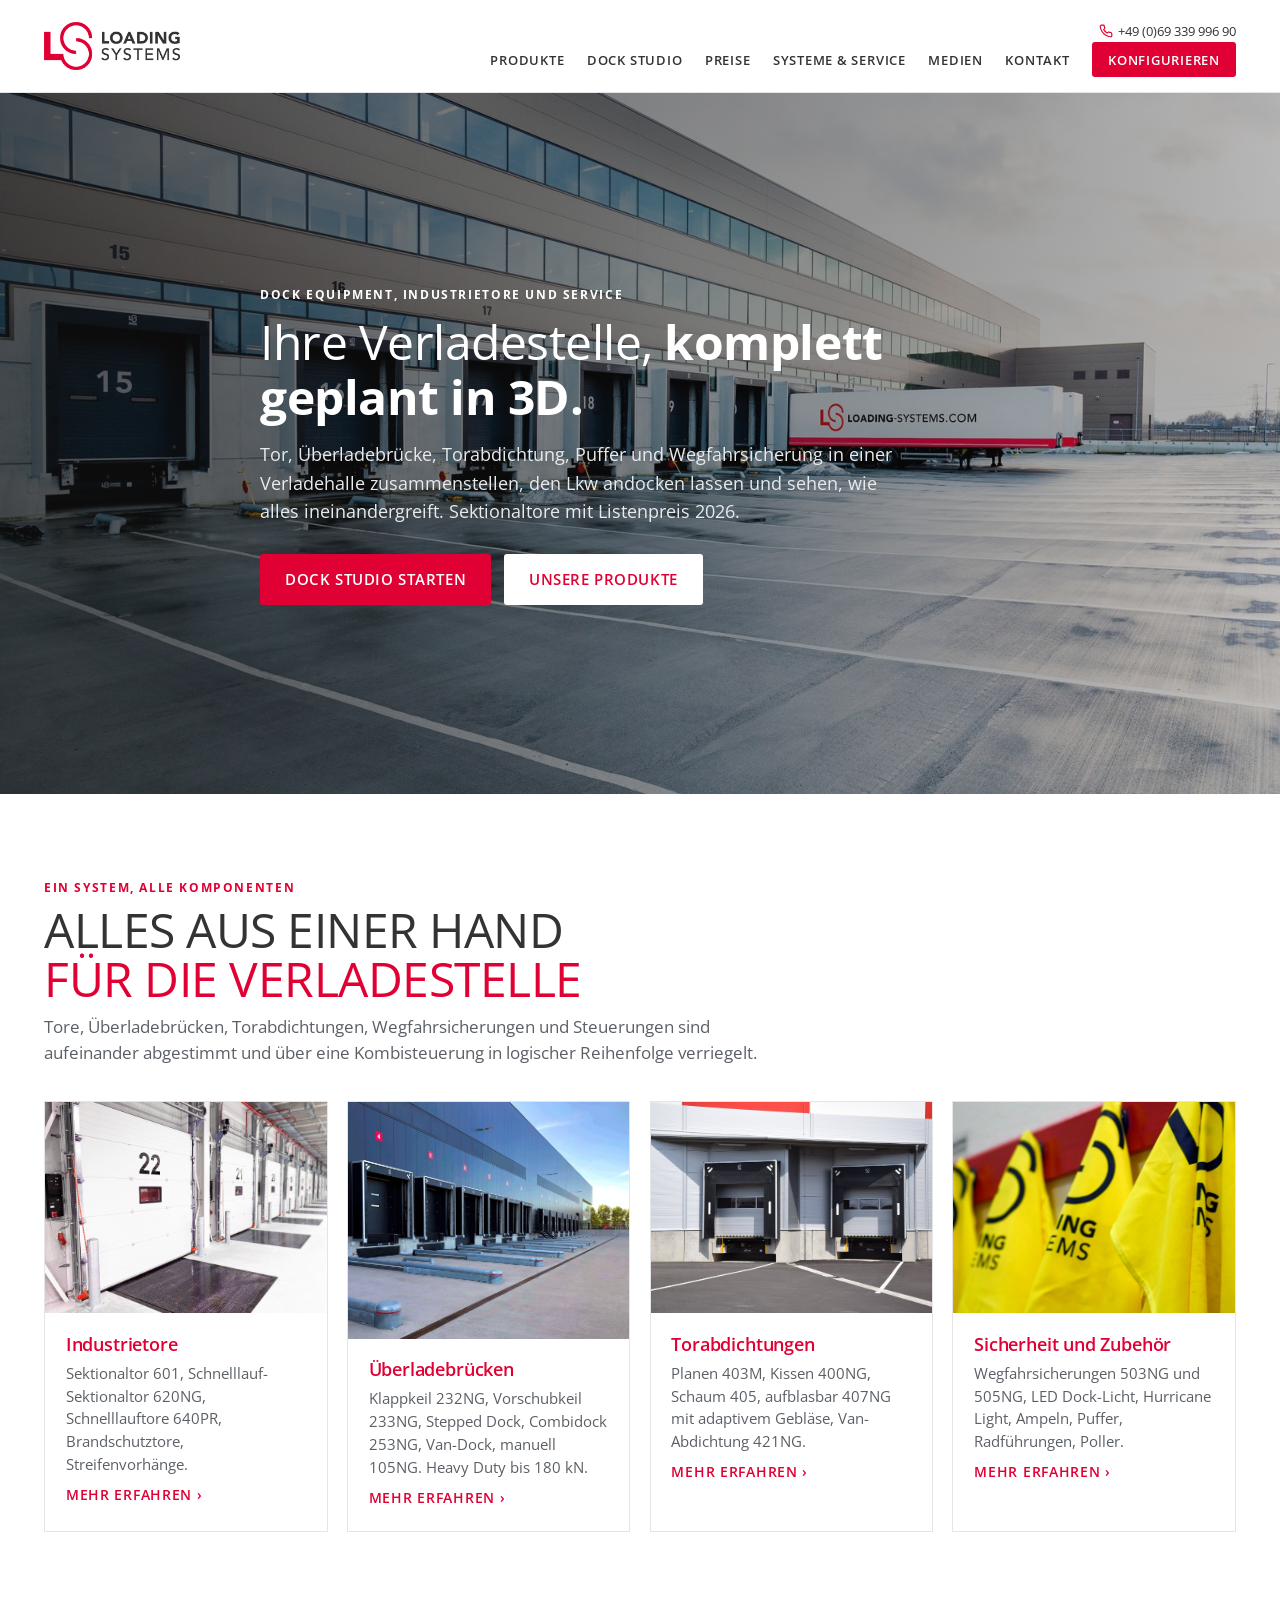
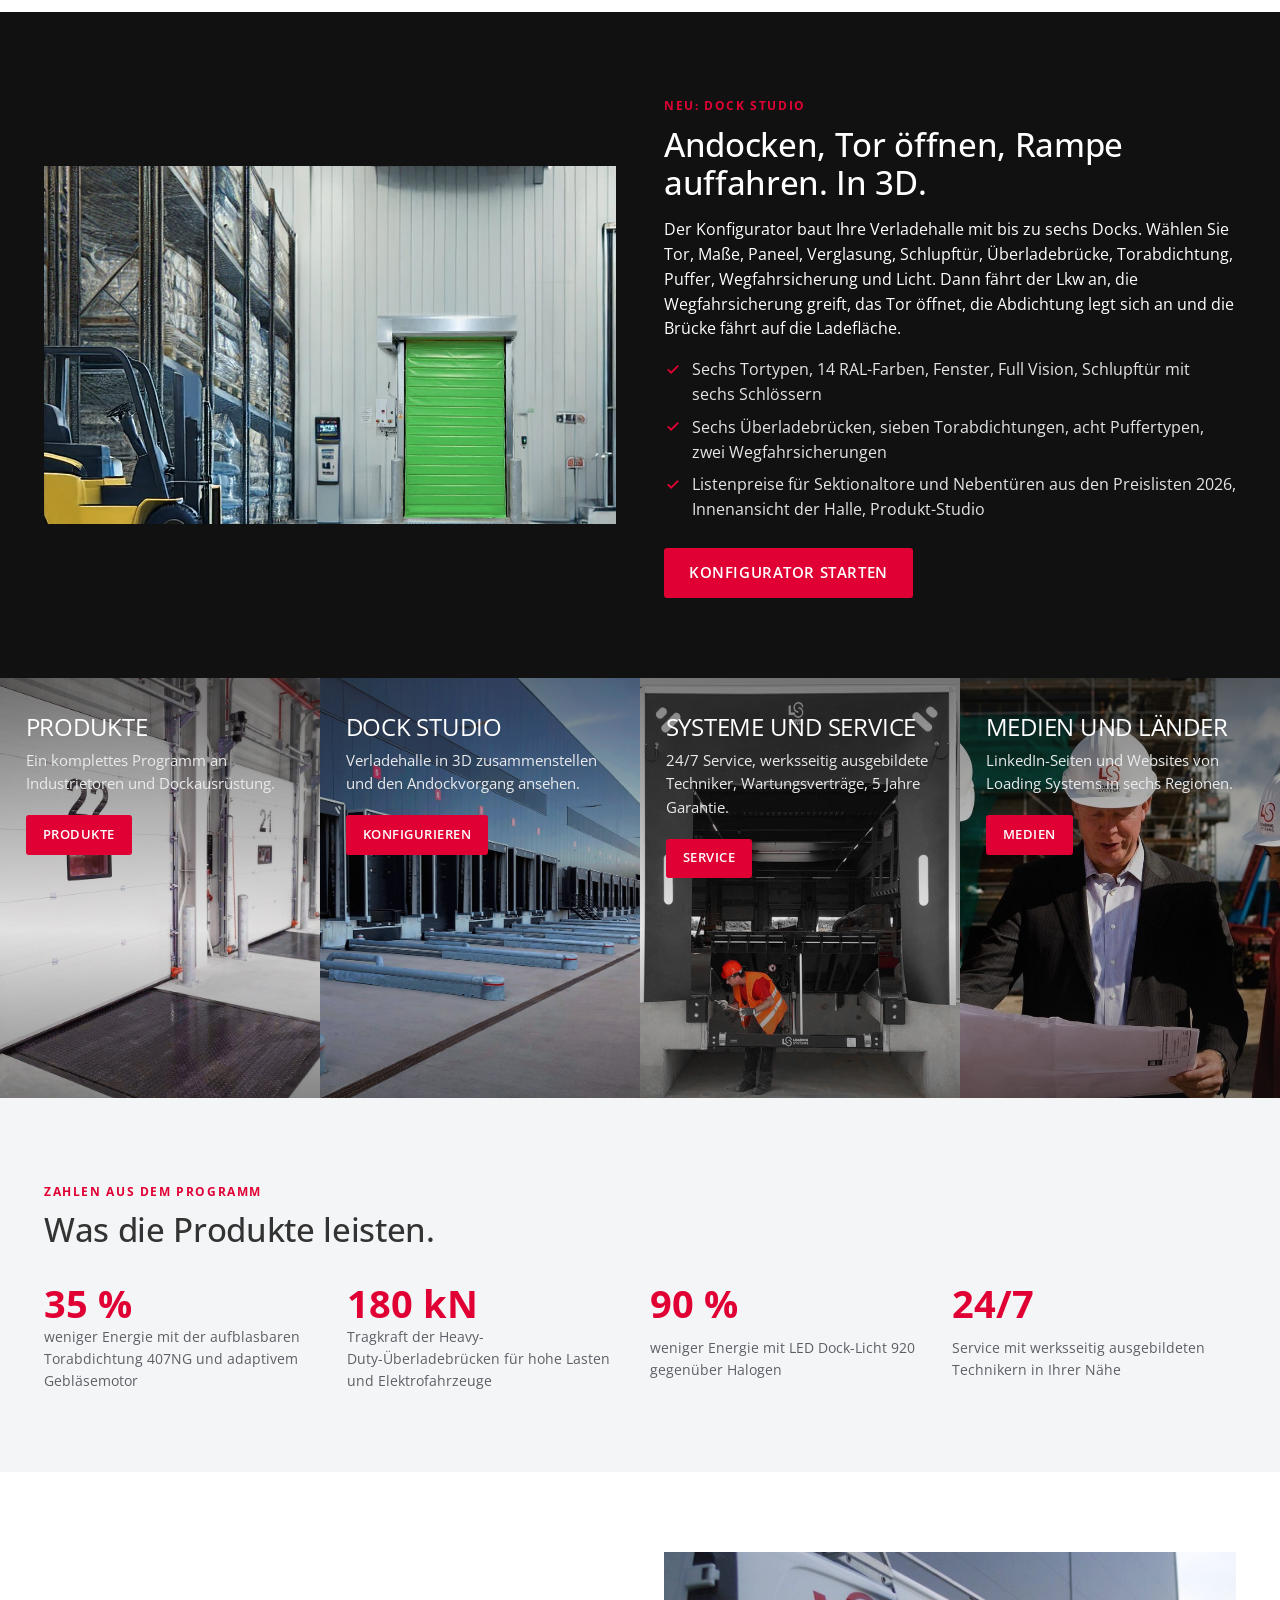
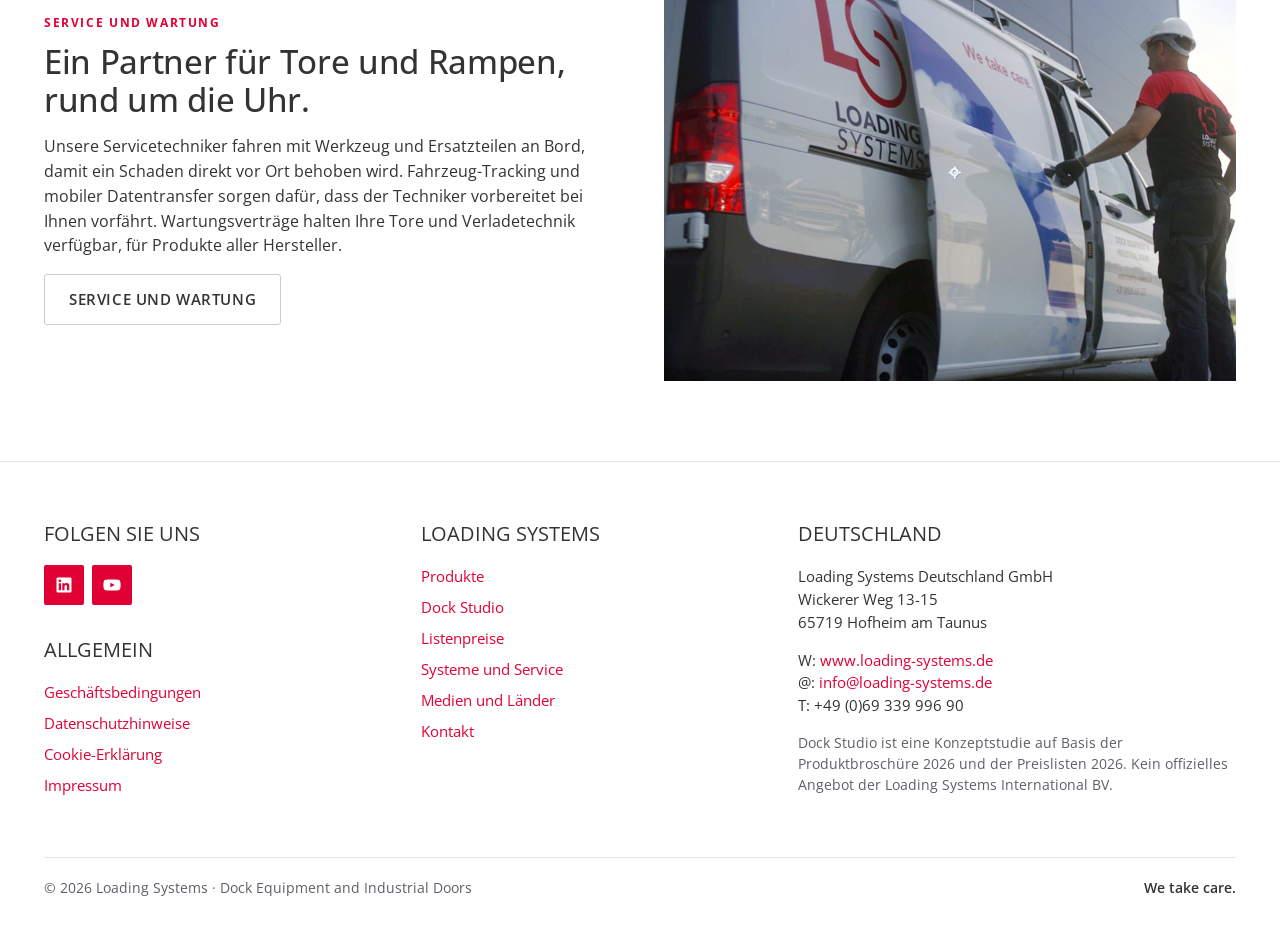
<file: index.html>
<!DOCTYPE html>
<html lang="de">
<head>
  <meta charset="UTF-8"><meta name="viewport" content="width=device-width, initial-scale=1.0">
  <title>Loading Systems · Industrietore, Verladetechnik und Service · Dock Studio</title>
  <meta name="description" content="Industrietore, Überladebrücken, Torabdichtungen, Sicherheitssysteme und Service für Verladestellen. Konfigurieren Sie Ihre Verladehalle in 3D mit dem Dock Studio.">
  <link rel="icon" type="image/png" href="assets/img/favicon.png"><meta name="theme-color" content="#e00034">
  <meta property="og:title" content="Loading Systems · Dock Studio"><meta property="og:description" content="Verladestelle in 3D konfigurieren: Tore, Überladebrücken, Torabdichtungen, Sicherheit, Listenpreise."><meta property="og:image" content="assets/img/hero_docks.jpg">
  <link rel="preconnect" href="https://fonts.googleapis.com"><link rel="preconnect" href="https://fonts.gstatic.com" crossorigin>
  <link href="https://fonts.googleapis.com/css2?family=Open+Sans:wght@400;500;600;700&display=swap" rel="stylesheet">
  <link rel="stylesheet" href="assets/css/style.css?v=1">
</head>
<body>
  <div data-include="partials/header.html" data-root=""></div>
  <main>
    <section class="hero" style="background-image:url('assets/img/hero_docks.jpg')">
      <div class="container">
        <span class="eyebrow" style="color:#fff">Dock Equipment, Industrietore und Service</span>
        <h1>Ihre Verladestelle, <strong>komplett geplant in 3D.</strong></h1>
        <p class="lead">Tor, Überladebrücke, Torabdichtung, Puffer und Wegfahrsicherung in einer Verladehalle zusammenstellen, den Lkw andocken lassen und sehen, wie alles ineinandergreift. Sektionaltore mit Listenpreis 2026.</p>
        <div class="hero-actions"><a class="btn btn-primary" href="konfigurator.html">Dock Studio starten</a><a class="btn btn-white" href="produkte.html">Unsere Produkte</a></div>
      </div>
    </section>

    <section class="block">
      <div class="container">
        <div class="section-title-row"><span class="eyebrow">Ein System, alle Komponenten</span><h2 class="title-two">Alles aus einer Hand <b>für die Verladestelle</b></h2><p>Tore, Überladebrücken, Torabdichtungen, Wegfahrsicherungen und Steuerungen sind aufeinander abgestimmt und über eine Kombisteuerung in logischer Reihenfolge verriegelt.</p></div>
        <div class="grid-4">
          <a class="tile" href="produkte.html#tore"><div class="img"><img src="assets/img/doors.jpg" alt="Sektionaltore an einer Verladehalle" loading="lazy"></div><div class="body"><h3>Industrietore</h3><p>Sektionaltor 601, Schnelllauf-Sektionaltor 620NG, Schnelllauftore 640PR, Brandschutztore, Streifenvorhänge.</p><span class="text-link">Mehr erfahren ›</span></div></a>
          <a class="tile" href="produkte.html#rampen"><div class="img"><img src="assets/img/docks_row.jpg" alt="Reihe von Verladestellen mit Überladebrücken" loading="lazy"></div><div class="body"><h3>Überladebrücken</h3><p>Klappkeil 232NG, Vorschubkeil 233NG, Stepped Dock, Combidock 253NG, Van-Dock, manuell 105NG. Heavy Duty bis 180 kN.</p><span class="text-link">Mehr erfahren ›</span></div></a>
          <a class="tile" href="produkte.html#abdichtungen"><div class="img"><img src="assets/img/shelters.jpg" alt="Torabdichtungen an einer Halle" loading="lazy"></div><div class="body"><h3>Torabdichtungen</h3><p>Planen 403M, Kissen 400NG, Schaum 405, aufblasbar 407NG mit adaptivem Gebläse, Van-Abdichtung 421NG.</p><span class="text-link">Mehr erfahren ›</span></div></a>
          <a class="tile" href="produkte.html#sicherheit"><div class="img"><img src="assets/img/safety.jpg" alt="Automatische Wegfahrsicherung am Lkw-Rad" loading="lazy"></div><div class="body"><h3>Sicherheit und Zubehör</h3><p>Wegfahrsicherungen 503NG und 505NG, LED Dock-Licht, Hurricane Light, Ampeln, Puffer, Radführungen, Poller.</p><span class="text-link">Mehr erfahren ›</span></div></a>
        </div>
      </div>
    </section>

    <section class="block promo">
      <div class="container split">
        <div class="media"><a href="konfigurator.html"><img src="assets/img/coldstorage.jpg" alt="Dock Studio: Verladehalle in 3D" loading="lazy"></a></div>
        <div>
          <span class="eyebrow">Neu: Dock Studio</span>
          <h2>Andocken, Tor öffnen, Rampe auffahren. In 3D.</h2>
          <p>Der Konfigurator baut Ihre Verladehalle mit bis zu sechs Docks. Wählen Sie Tor, Maße, Paneel, Verglasung, Schlupftür, Überladebrücke, Torabdichtung, Puffer, Wegfahrsicherung und Licht. Dann fährt der Lkw an, die Wegfahrsicherung greift, das Tor öffnet, die Abdichtung legt sich an und die Brücke fährt auf die Ladefläche.</p>
          <ul class="checks">
            <li><svg viewBox="0 0 24 24"><path d="m5 12.5 4.5 4.5L19 7.5"/></svg><span>Sechs Tortypen, 14 RAL-Farben, Fenster, Full Vision, Schlupftür mit sechs Schlössern</span></li>
            <li><svg viewBox="0 0 24 24"><path d="m5 12.5 4.5 4.5L19 7.5"/></svg><span>Sechs Überladebrücken, sieben Torabdichtungen, acht Puffertypen, zwei Wegfahrsicherungen</span></li>
            <li><svg viewBox="0 0 24 24"><path d="m5 12.5 4.5 4.5L19 7.5"/></svg><span>Listenpreise für Sektionaltore und Nebentüren aus den Preislisten 2026, Innenansicht der Halle, Produkt-Studio</span></li>
          </ul>
          <a class="btn btn-primary" href="konfigurator.html">Konfigurator starten</a>
        </div>
      </div>
    </section>

    <section class="quad">
      <a href="produkte.html" style="background-image:url('assets/img/doors.jpg')"><h3>Produkte</h3><p>Ein komplettes Programm an Industrietoren und Dockausrüstung.</p><span class="btn btn-primary btn-sm">Produkte</span></a>
      <a href="konfigurator.html" style="background-image:url('assets/img/docks_row.jpg')"><h3>Dock Studio</h3><p>Verladehalle in 3D zusammenstellen und den Andockvorgang ansehen.</p><span class="btn btn-primary btn-sm">Konfigurieren</span></a>
      <a href="service.html" style="background-image:url('assets/img/maintenance.jpg')"><h3>Systeme und Service</h3><p>24/7 Service, werksseitig ausgebildete Techniker, Wartungsverträge, 5 Jahre Garantie.</p><span class="btn btn-primary btn-sm">Service</span></a>
      <a href="medien.html" style="background-image:url('assets/img/team.jpg')"><h3>Medien und Länder</h3><p>LinkedIn-Seiten und Websites von Loading Systems in sechs Regionen.</p><span class="btn btn-primary btn-sm">Medien</span></a>
    </section>

    <section class="block alt">
      <div class="container">
        <div class="section-title-row"><span class="eyebrow">Zahlen aus dem Programm</span><h2>Was die Produkte leisten.</h2></div>
        <div class="grid-4">
          <div class="kpi"><strong>35 %</strong><span>weniger Energie mit der aufblasbaren Torabdichtung 407NG und adaptivem Gebläsemotor</span></div>
          <div class="kpi"><strong>180 kN</strong><span>Tragkraft der Heavy-Duty-Überladebrücken für hohe Lasten und Elektrofahrzeuge</span></div>
          <div class="kpi"><strong>90 %</strong><span>weniger Energie mit LED Dock-Licht 920 gegenüber Halogen</span></div>
          <div class="kpi"><strong>24/7</strong><span>Service mit werksseitig ausgebildeten Technikern in Ihrer Nähe</span></div>
        </div>
      </div>
    </section>

    <section class="block">
      <div class="container split">
        <div><span class="eyebrow">Service und Wartung</span><h2>Ein Partner für Tore und Rampen, rund um die Uhr.</h2><p>Unsere Servicetechniker fahren mit Werkzeug und Ersatzteilen an Bord, damit ein Schaden direkt vor Ort behoben wird. Fahrzeug-Tracking und mobiler Datentransfer sorgen dafür, dass der Techniker vorbereitet bei Ihnen vorfährt. Wartungsverträge halten Ihre Tore und Verladetechnik verfügbar, für Produkte aller Hersteller.</p><a class="btn btn-ghost" href="service.html">Service und Wartung</a></div>
        <div class="media"><img src="assets/img/service.jpg" alt="Servicetechniker am Loading Systems Fahrzeug" loading="lazy"></div>
      </div>
    </section>
  </main>
  <div data-include="partials/footer.html" data-root=""></div>
  <script src="assets/js/main.js"></script>
</body>
</html>
</file>
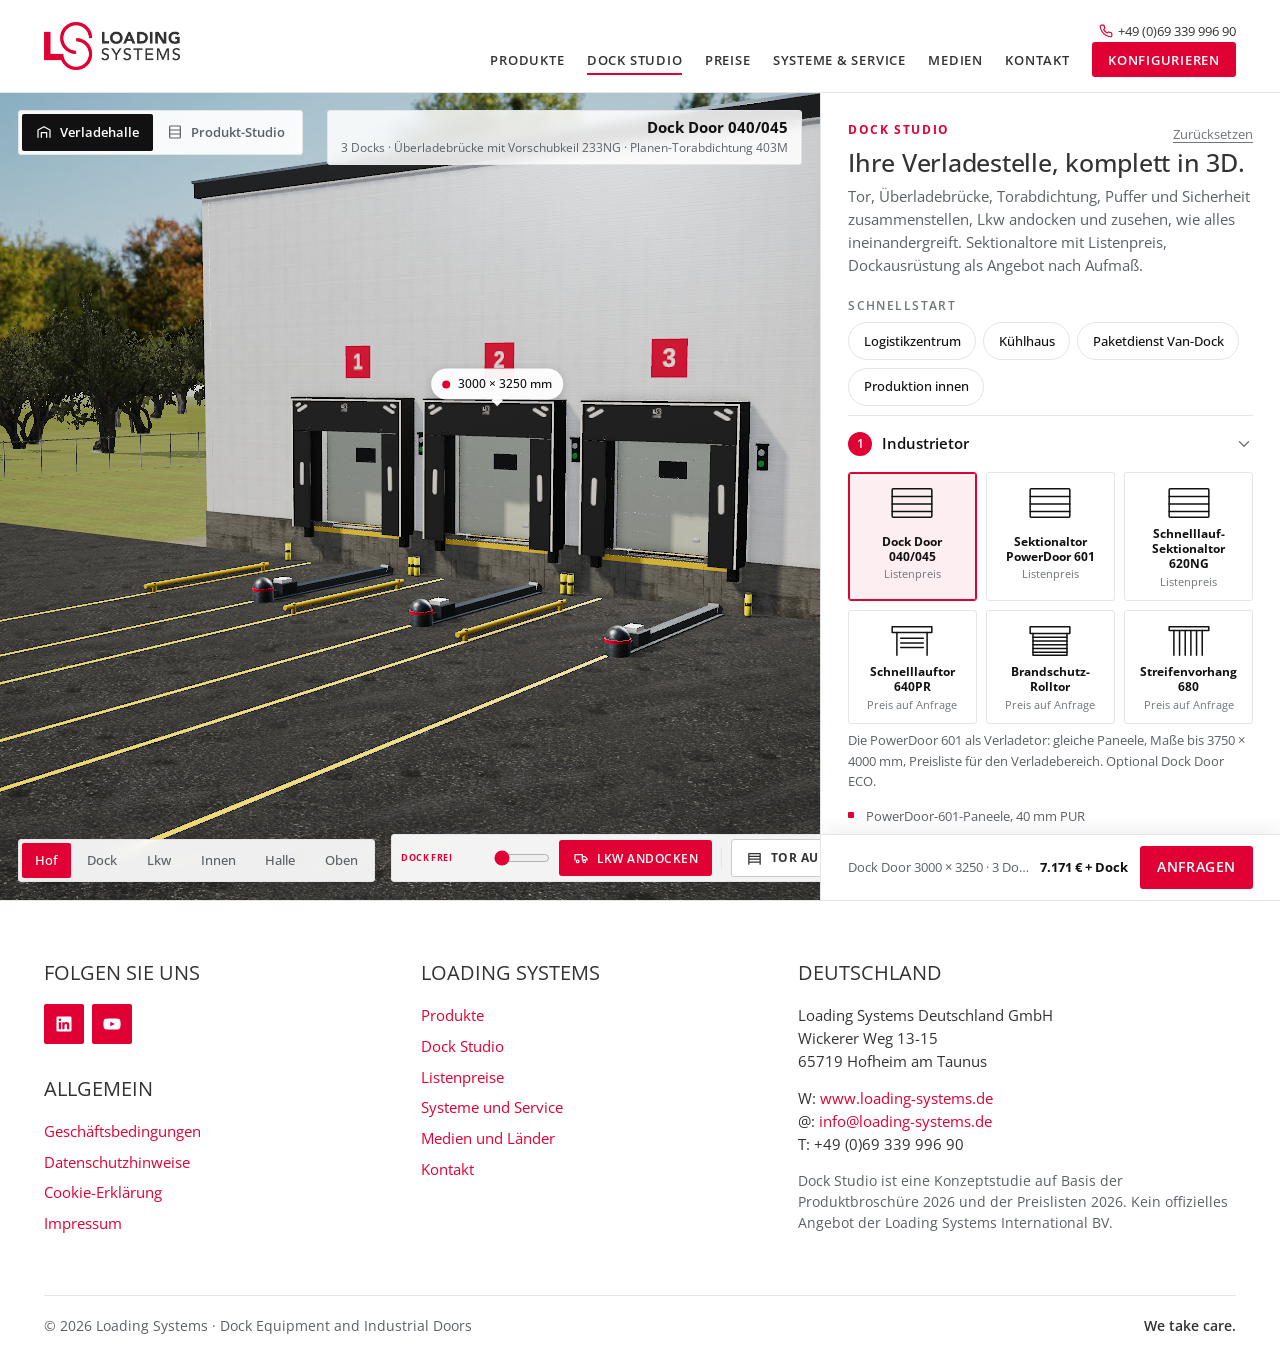
<file: konfigurator.html>
<!DOCTYPE html>
<html lang="de">
<head>
  <meta charset="UTF-8">
  <meta name="viewport" content="width=device-width, initial-scale=1.0, viewport-fit=cover">
  <title>Dock Studio · 3D-Konfigurator für Verladestellen · Loading Systems</title>
  <meta name="description" content="Verladestelle in 3D konfigurieren: Industrietore, Überladebrücken, Torabdichtungen, Puffer, Wegfahrsicherungen und Dock-Licht. Lkw andocken, Tor öffnen, Rampe auffahren. Mit Listenpreisen für Sektionaltore.">
  <link rel="icon" type="image/png" href="assets/img/favicon.png">
  <meta name="theme-color" content="#e00034">
  <link rel="preconnect" href="https://fonts.googleapis.com"><link rel="preconnect" href="https://fonts.gstatic.com" crossorigin>
  <link href="https://fonts.googleapis.com/css2?family=Open+Sans:wght@400;500;600;700&display=swap" rel="stylesheet">
  <link rel="stylesheet" href="assets/css/style.css?v=2">
  <link rel="stylesheet" href="assets/css/konfigurator.css?v=30">
  <link rel="preload" href="assets/models/vehicles.glb?v=8" as="fetch" crossorigin>
  <script type="importmap">{ "imports": { "three": "./assets/vendor/three/three.module.js", "three/addons/": "./assets/vendor/three/addons/" } }</script>
</head>
<body class="cfg-page">
  <div data-include="partials/header.html" data-root=""></div>

  <main class="cfg" id="main" data-sheet="half">
    <section class="cfg-stage" aria-label="3D-Ansicht">
      <div class="cfg-stage-top">
        <div class="cfg-tabs" role="tablist">
          <button class="cfg-tab" role="tab" aria-selected="true" data-mode="yard"><svg viewBox="0 0 24 24"><path d="M3 20V9l9-5 9 5v11"/><path d="M8 20v-7h8v7"/></svg>Verladehalle</button>
          <button class="cfg-tab" role="tab" aria-selected="false" data-mode="studio"><svg viewBox="0 0 24 24"><rect x="4" y="3" width="16" height="18" rx="1"/><path d="M4 9h16M4 15h16"/></svg>Produkt-Studio</button>
        </div>
        <div class="cfg-stage-title"><strong id="stageModel"></strong><span id="stageSub"></span></div>
      </div>
      <div class="cfg-canvas-wrap" id="canvasWrap">
        <canvas id="cfgCanvas" aria-label="3D-Darstellung der Verladestelle"></canvas>
        <div class="cfg-loading" id="cfgLoading"><span class="spinner"></span> Verladehalle wird aufgebaut …</div>
        <div class="cfg-dim" id="dimLabel" hidden><span class="dot"></span><span id="dimText"></span></div>
        <div class="cfg-hint-overlay" id="cfgHint" hidden><span>Ziehen zum Drehen, Scrollen zum Zoomen</span></div>
        <div class="cfg-notice" id="cfgNotice" role="status" aria-live="polite" hidden><svg viewBox="0 0 24 24"><path d="M12 9v4M12 17h.01M10.3 3.9 2.6 17.2A2 2 0 0 0 4.3 20h15.4a2 2 0 0 0 1.7-2.8L13.7 3.9a2 2 0 0 0-3.4 0z"/></svg><div><strong id="cfgNoticeTitle"></strong><span id="cfgNoticeText"></span></div></div>
      </div>
      <div class="cfg-stage-bottom">
        <div class="cfg-views" id="cfgViews">
          <div id="viewsYard"><button type="button" data-view="yard" class="is-active">Hof</button><button type="button" data-view="bay">Dock</button><button type="button" data-view="truck">Lkw</button><button type="button" data-view="inside">Innen</button><button type="button" data-view="hall">Halle</button><button type="button" data-view="top">Oben</button></div>
          <div id="viewsStudio" hidden><button type="button" data-view="studio">Ansicht</button><button type="button" data-view="detail">Detail</button><button type="button" data-view="inside">Innen</button></div>
        </div>
        <div class="cfg-dock">
          <div class="cfg-dock-row"><span class="cfg-dock-label" id="dockLabel">Dock frei</span><input type="range" id="dockRange" min="0" max="100" value="0" aria-label="Andockvorgang"></div>
          <button type="button" class="btn btn-primary btn-sm" id="dockBtn"><svg viewBox="0 0 24 24"><path d="M3 15V7h11v8M14 10h4l3 3v2h-7"/><circle cx="7" cy="17" r="2"/><circle cx="17" cy="17" r="2"/></svg><span>Lkw andocken</span></button>
          <span class="cfg-dock-sep" aria-hidden="true"></span>
          <button type="button" class="btn btn-ghost btn-sm cfg-manual" id="doorBtn" title="Tor einzeln öffnen oder schließen. Schließen nur bei abgesenkter Laderampe."><svg viewBox="0 0 24 24"><path d="M4 20V5h16v15M4 9h16M4 13h16M4 17h16"/></svg><span>Tor auf</span></button>
          <button type="button" class="btn btn-ghost btn-sm cfg-manual" id="levBtn" title="Laderampe einzeln heben oder senken. Fährt nur bei geöffnetem Tor."><svg viewBox="0 0 24 24"><path d="M3 16h10l8-5M3 16v3h10v-3M12 7l3-3 3 3M15 4v8"/></svg><span>Laderampe heben</span></button>
          <button type="button" class="btn btn-ghost btn-sm cfg-save" id="saveImage" aria-label="Bild speichern"><svg viewBox="0 0 24 24"><path d="M21 15v4a2 2 0 0 1-2 2H5a2 2 0 0 1-2-2v-4M7 10l5 5 5-5M12 15V3"/></svg><span>Bild</span></button>
        </div>
      </div>
    </section>

    <aside class="cfg-panel" id="cfgPanel" aria-label="Konfiguration">
      <button type="button" class="cfg-sheet-grip" id="sheetGrip" aria-label="Konfiguration auf- und zuklappen" aria-expanded="true"><span></span></button>
      <div class="cfg-sticky" id="stickyBar"><div class="cfg-sticky-text"><span id="stickySummary"></span><strong id="stickyPrice"></strong></div><a class="btn btn-primary btn-sm" id="stickyRequest" href="kontakt.html">Anfragen</a></div>
      <nav class="cfg-stepnav" id="stepNav" aria-label="Schritte">
        <button type="button" data-step="step1" class="is-active">Tor</button><button type="button" data-step="step2">Ausstattung</button><button type="button" data-step="step3">Brücke</button><button type="button" data-step="step4">Sicherheit</button><button type="button" data-step="step5">Halle</button><button type="button" data-step="summaryStep">Preis</button>
      </nav>
      <div class="cfg-panel-scroll" id="panelScroll">
      <header class="cfg-panel-head">
        <div class="cfg-head-row"><span class="eyebrow">Dock Studio</span><button type="button" class="cfg-reset" id="resetBtn">Zurücksetzen</button></div>
        <h1>Ihre Verladestelle, komplett in 3D.</h1>
        <p>Tor, Überladebrücke, Torabdichtung, Puffer und Sicherheit zusammenstellen, Lkw andocken und zusehen, wie alles ineinandergreift. Sektionaltore mit Listenpreis, Dockausrüstung als Angebot nach Aufmaß.</p>
        <div class="cfg-subhead">Schnellstart</div>
        <div class="cfg-chips" id="optPreset"></div>
      </header>

      <section class="cfg-step" id="step1">
        <button type="button" class="cfg-step-head"><span class="num">1</span><span class="t">Industrietor</span><span class="cfg-sel"></span><svg class="chev" viewBox="0 0 24 24"><path d="m6 9 6 6 6-6"/></svg></button>
        <div class="cfg-step-body">
          <div class="cfg-cards" id="optDoor"></div>
          <p class="cfg-help" id="doorDesc"></p>
          <ul class="cfg-facts" id="doorFacts"></ul>
          <div class="cfg-subhead">Lichte Maße</div>
          <div class="cfg-size">
            <label>Breite<span class="unit"><input type="number" id="inpW" step="50" inputmode="numeric">mm</span></label>
            <label>Höhe<span class="unit"><input type="number" id="inpH" step="50" inputmode="numeric">mm</span></label>
          </div>
          <div class="cfg-chips" id="optSize"></div>
          <p class="cfg-help" id="sizeNote"></p>
          <div id="sectionalOpts">
            <div class="cfg-subhead">Paneel</div><div class="cfg-chips" id="optPanel"></div>
            <div class="cfg-subhead">Beschlagsystem</div><div class="cfg-chips" id="optLift"></div>
          </div>
          <div class="cfg-subhead">Farbe außen (RAL)</div><div class="cfg-swatches" id="optRal"></div>
          <label class="cfg-switch"><input type="checkbox" id="opt_innerColor"><span class="track"></span><span class="text"><strong>Innenseite andere Farbe</strong><small>Torblatt innen in eigener RAL-Farbe</small></span></label>
          <div id="innerColorRow" hidden><div class="cfg-subhead">Farbe innen (RAL)</div><div class="cfg-swatches" id="optRalInner"></div></div>
        </div>
      </section>

      <section class="cfg-step" id="step2">
        <button type="button" class="cfg-step-head"><span class="num">2</span><span class="t">Verglasung, Schlupftür, Bedienung</span><span class="cfg-sel"></span><svg class="chev" viewBox="0 0 24 24"><path d="m6 9 6 6 6-6"/></svg></button>
        <div class="cfg-step-body">
          <div class="cfg-subhead">Fenster</div><div class="cfg-chips" id="optWindows"></div>
          <div id="windowCountRow"><div class="cfg-subhead">Anzahl je Tor</div><div class="cfg-chips" id="optWindowCount"></div></div>
          <div class="cfg-subhead">Full-Vision-Sektion</div><div class="cfg-chips" id="optFullvision"></div>
          <div class="cfg-subhead">Schlupftür</div><div class="cfg-chips" id="optWicket"></div>
          <div id="wicketLockRow"><div class="cfg-subhead">Schloss Schlupftür</div><div class="cfg-chips" id="optWicketLock"></div></div>
          <div class="cfg-subhead">Bedienung</div><div class="cfg-chips" id="optOperation"></div>
          <div class="cfg-subhead">Verriegelung</div><div class="cfg-chips" id="optLock"></div>
          <div class="cfg-subhead">Sicherheitseinrichtungen</div><div class="cfg-chips" id="optSafety"></div>
          <div class="cfg-subhead">Steuerung und Funk</div><div class="cfg-chips" id="optControls"></div>
          <label class="cfg-switch"><input type="checkbox" id="opt_grille"><span class="track"></span><span class="text"><strong>Luftgitter</strong><small>Kunststoff-Luftgitter im Torblatt</small></span></label>
        </div>
      </section>

      <section class="cfg-step" id="step3">
        <button type="button" class="cfg-step-head"><span class="num">3</span><span class="t">Überladebrücke und Torabdichtung</span><span class="cfg-sel"></span><svg class="chev" viewBox="0 0 24 24"><path d="m6 9 6 6 6-6"/></svg></button>
        <div class="cfg-step-body">
          <div class="cfg-cards cfg-cards-list" id="optLeveller"></div>
          <div id="levellerRows">
            <div class="cfg-subhead">Plattformlänge</div><div class="cfg-chips" id="optLevellerLen"></div>
            <div class="cfg-subhead">Plattformbreite</div><div class="cfg-chips" id="optLevellerW"></div>
            <div class="cfg-subhead">Tragkraft</div><div class="cfg-chips" id="optLevellerCap"></div>
          </div>
          <div class="cfg-subhead">Torabdichtung</div>
          <div class="cfg-cards cfg-cards-list" id="optShelter"></div>
        </div>
      </section>

      <section class="cfg-step" id="step4">
        <button type="button" class="cfg-step-head"><span class="num">4</span><span class="t">Puffer, Sicherheit, Licht</span><span class="cfg-sel"></span><svg class="chev" viewBox="0 0 24 24"><path d="m6 9 6 6 6-6"/></svg></button>
        <div class="cfg-step-body">
          <div class="cfg-subhead">Puffer</div><div class="cfg-swatches small" id="optBumper"></div><p class="cfg-help" id="bumperDesc"></p>
          <div class="cfg-subhead">Wegfahrsicherung</div><div class="cfg-chips" id="optRestraint"></div>
          <div class="cfg-subhead">Dock-Licht</div><div class="cfg-chips" id="optLight"></div>
          <label class="cfg-switch"><input type="checkbox" id="opt_trafficLight"><span class="track"></span><span class="text"><strong>Ampel rot/grün</strong><small>LED, 7 m Kabel, schaltet mit der Wegfahrsicherung</small></span></label>
          <label class="cfg-switch"><input type="checkbox" id="opt_bollards"><span class="track"></span><span class="text"><strong>Sicherheitspoller 961</strong><small>Gelb-schwarz, beidseitig am Tor</small></span></label>
          <label class="cfg-switch"><input type="checkbox" id="opt_wheelGuides"><span class="track"></span><span class="text"><strong>Radführungen 970</strong><small>Führen den Lkw mittig ans Dock</small></span></label>
          <label class="cfg-switch"><input type="checkbox" id="opt_numbers"><span class="track"></span><span class="text"><strong>Dock-Nummern</strong><small>Ziffer am Tor oder Schild an der Fassade</small></span></label>
          <div id="numberStyleRow"><div class="cfg-chips" id="optNumberStyle"></div></div>
          <div class="cfg-subhead">Dock-Steuerung</div><div class="cfg-chips" id="optDockControl"></div><p class="cfg-help" id="dockControlDesc"></p>
        </div>
      </section>

      <section class="cfg-step" id="step5">
        <button type="button" class="cfg-step-head"><span class="num">5</span><span class="t">Halle, Docks, Fahrzeuge</span><span class="cfg-sel"></span><svg class="chev" viewBox="0 0 24 24"><path d="m6 9 6 6 6-6"/></svg></button>
        <div class="cfg-step-body">
          <div class="cfg-subhead">Anzahl Docks</div><div class="cfg-chips" id="optBays"></div>
          <div id="activeBayRow"><div class="cfg-subhead">Aktives Dock (Kamera, Lkw)</div><div class="cfg-chips" id="optActiveBay"></div></div>
          <div class="cfg-subhead">Fahrzeug</div><div class="cfg-chips" id="optTruck"></div><div class="cfg-chips" id="optTruckBays"></div>
          <div class="cfg-subhead">Fassade</div><div class="cfg-swatches small" id="optFacade"></div>
          <div class="cfg-subhead">Hallenbeleuchtung</div><div class="cfg-chips" id="optInteriorLight"></div>
          <div class="cfg-subhead">Nebentür</div><div class="cfg-chips" id="optMandoor"></div>
          <div id="mandoorRows">
            <div class="cfg-chips" id="optMandoorW"></div><div class="cfg-chips" id="optMandoorH"></div>
            <div class="cfg-subhead">Schloss</div><div class="cfg-chips" id="optMandoorLock"></div>
            <label class="cfg-switch"><input type="checkbox" id="opt_mandoorThermal"><span class="track"></span><span class="text"><strong>Mit Thermobrücke</strong><small>Thermisch getrennte Ausführung</small></span></label>
          </div>
        </div>
      </section>

      <section class="cfg-summary" id="summaryStep">
        <h2>Ihre Verladestelle</h2>
        <dl id="summary"></dl>
        <div class="cfg-pricebox" id="priceBox"></div>
        <div class="cfg-summary-actions"><a class="btn btn-primary" id="requestBtn" href="kontakt.html">Angebot anfragen</a><button class="btn btn-ghost" id="shareBtn" type="button">Link teilen</button></div>
        <p class="cfg-note" id="shareNote" hidden>Link kopiert.</p>
        <p class="cfg-note">Torpreise sind Listenpreise (LSP) aus den Preislisten 11DE-601N, 601DD, 604NG und 0620NG, netto ab Werk. Überladebrücken, Torabdichtungen, Puffer und Sicherheitssysteme werden nach Aufmaß angeboten. Die 3D-Darstellung ist eine maßstäbliche Visualisierung.</p>
      </section>
      </div>
    </aside>
  </main>

  <div data-include="partials/footer.html" data-root=""></div>
  <script src="assets/js/main.js"></script>
  <script type="module" src="assets/js/konfigurator.js?v=106"></script>
</body>
</html>
</file>
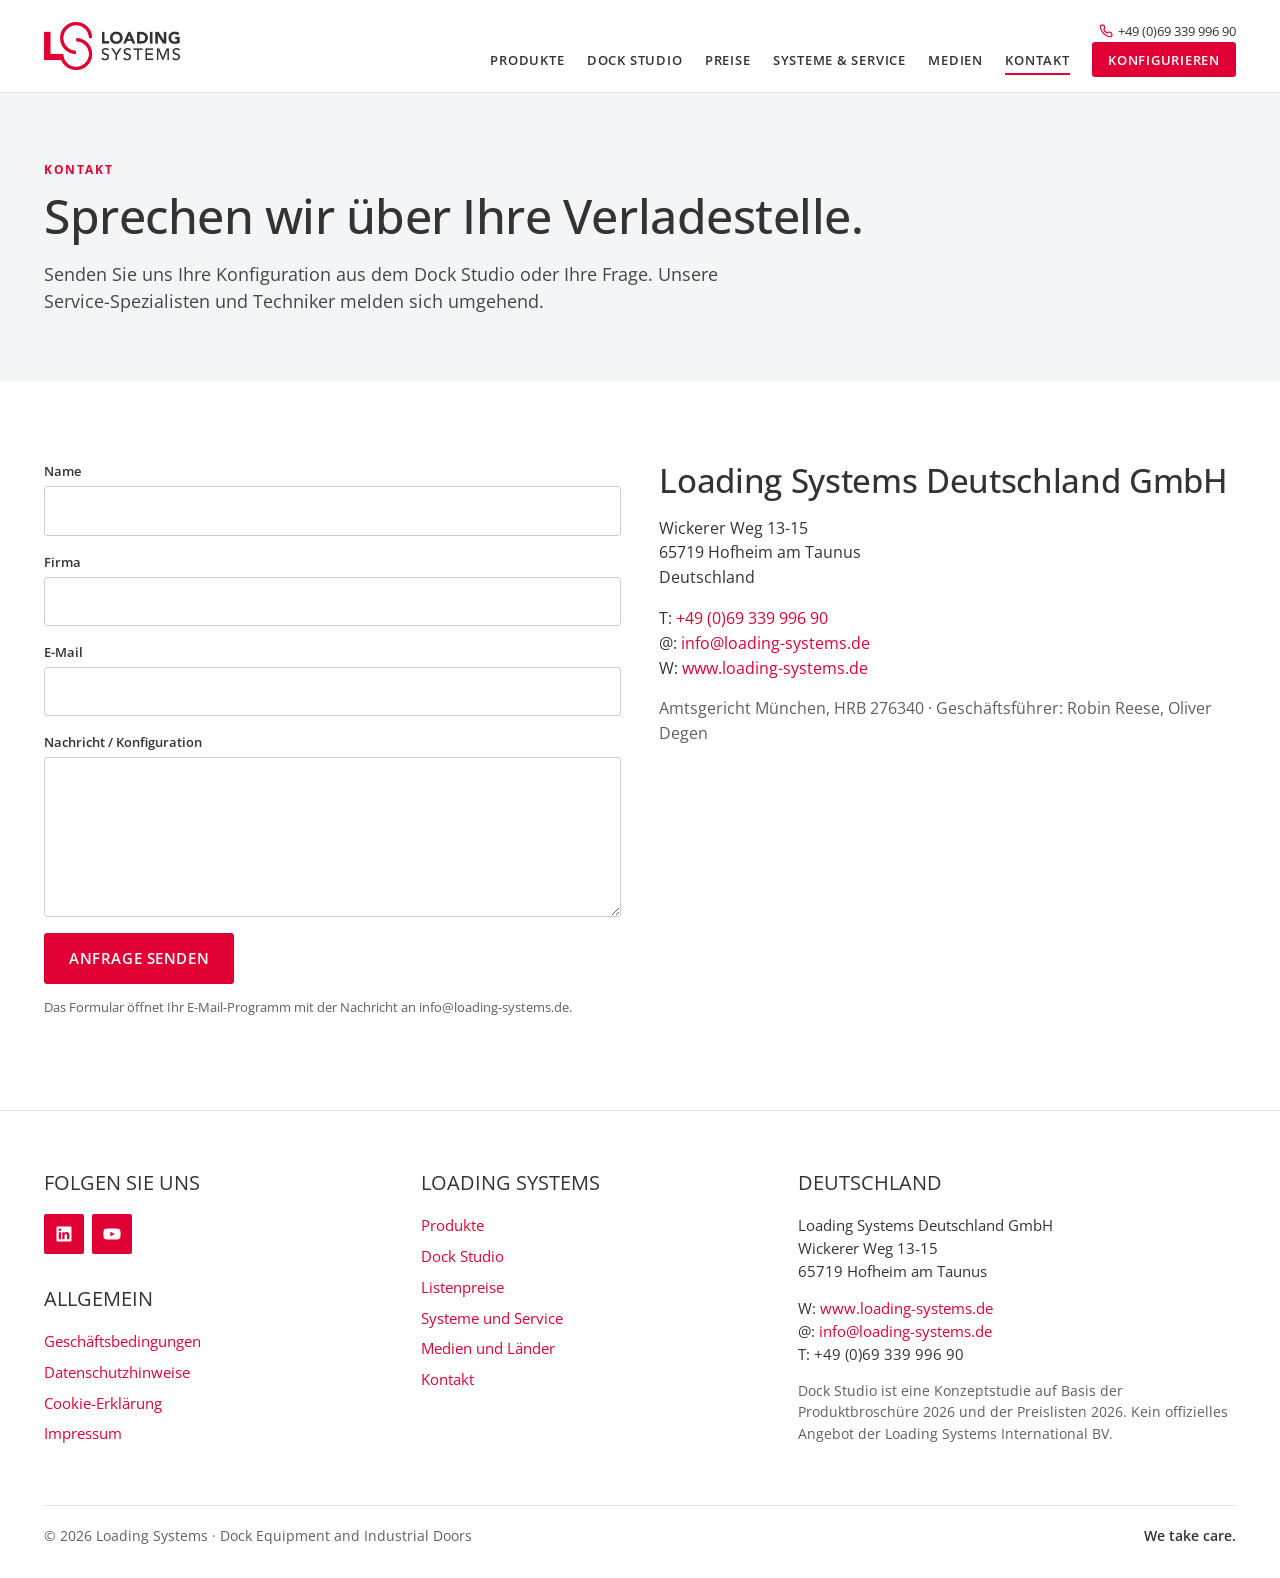
<file: kontakt.html>
<!DOCTYPE html>
<html lang="de">
<head>
  <meta charset="UTF-8"><meta name="viewport" content="width=device-width, initial-scale=1.0">
  <title>Kontakt · Loading Systems Deutschland GmbH, Hofheim am Taunus</title>
  <meta name="description" content="Kontakt zu Loading Systems Deutschland: Wickerer Weg 13-15, 65719 Hofheim am Taunus, +49 (0)69 339 996 90, info@loading-systems.de. Konfiguration aus dem Dock Studio anfragen.">
  <link rel="icon" type="image/png" href="assets/img/favicon.png"><meta name="theme-color" content="#e00034">
  <link rel="preconnect" href="https://fonts.googleapis.com"><link rel="preconnect" href="https://fonts.gstatic.com" crossorigin>
  <link href="https://fonts.googleapis.com/css2?family=Open+Sans:wght@400;500;600;700&display=swap" rel="stylesheet">
  <link rel="stylesheet" href="assets/css/style.css?v=1">
</head>
<body>
  <div data-include="partials/header.html" data-root=""></div>
  <main>
    <section class="page-hero"><div class="container"><span class="eyebrow">Kontakt</span><h1>Sprechen wir über Ihre Verladestelle.</h1><p class="lead">Senden Sie uns Ihre Konfiguration aus dem Dock Studio oder Ihre Frage. Unsere Service-Spezialisten und Techniker melden sich umgehend.</p></div></section>
    <section class="block"><div class="container grid-2" style="align-items:start">
      <form id="contactForm" onsubmit="event.preventDefault(); const b=encodeURIComponent(document.getElementById('message').value); location.href='mailto:info@loading-systems.de?subject=' + encodeURIComponent('Anfrage Dock Studio') + '&body=' + b;">
        <div class="form-field"><label for="name">Name</label><input id="name" name="name" type="text" required autocomplete="name"></div>
        <div class="form-field"><label for="company">Firma</label><input id="company" name="company" type="text" autocomplete="organization"></div>
        <div class="form-field"><label for="email">E-Mail</label><input id="email" name="email" type="email" required autocomplete="email"></div>
        <div class="form-field"><label for="message">Nachricht / Konfiguration</label><textarea id="message" name="message"></textarea></div>
        <button class="btn btn-primary" type="submit">Anfrage senden</button>
        <p style="font-size:.82rem;color:var(--text-soft);margin-top:.8rem">Das Formular öffnet Ihr E-Mail-Programm mit der Nachricht an info@loading-systems.de.</p>
      </form>
      <div>
        <h2>Loading Systems Deutschland GmbH</h2>
        <p>Wickerer Weg 13-15<br>65719 Hofheim am Taunus<br>Deutschland</p>
        <p>T: <a href="tel:+496933999690">+49 (0)69 339 996 90</a><br>@: <a href="mailto:info@loading-systems.de">info@loading-systems.de</a><br>W: <a href="https://www.loading-systems.de">www.loading-systems.de</a></p>
        <p style="color:var(--text-soft)">Amtsgericht München, HRB 276340 · Geschäftsführer: Robin Reese, Oliver Degen</p>
      </div>
    </div></section>
  </main>
  <div data-include="partials/footer.html" data-root=""></div>
  <script src="assets/js/main.js"></script>
</body>
</html>
</file>
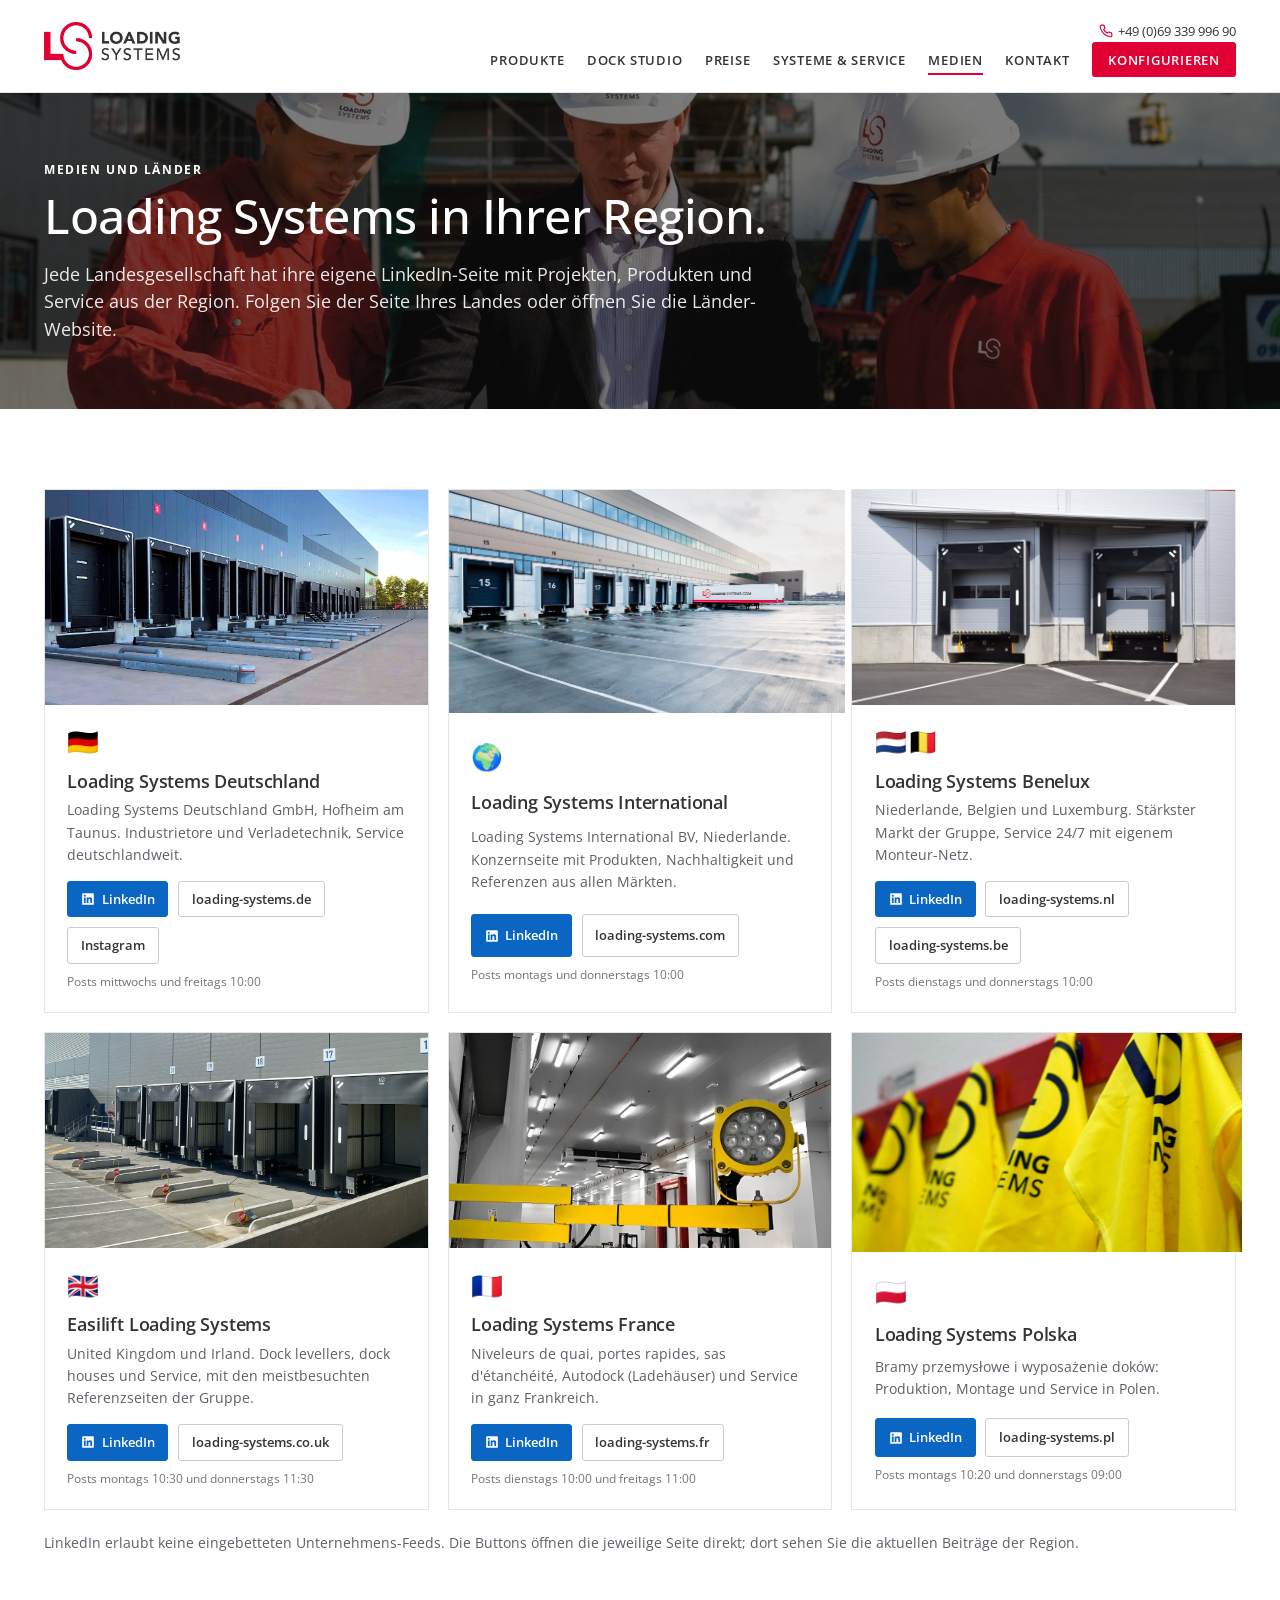
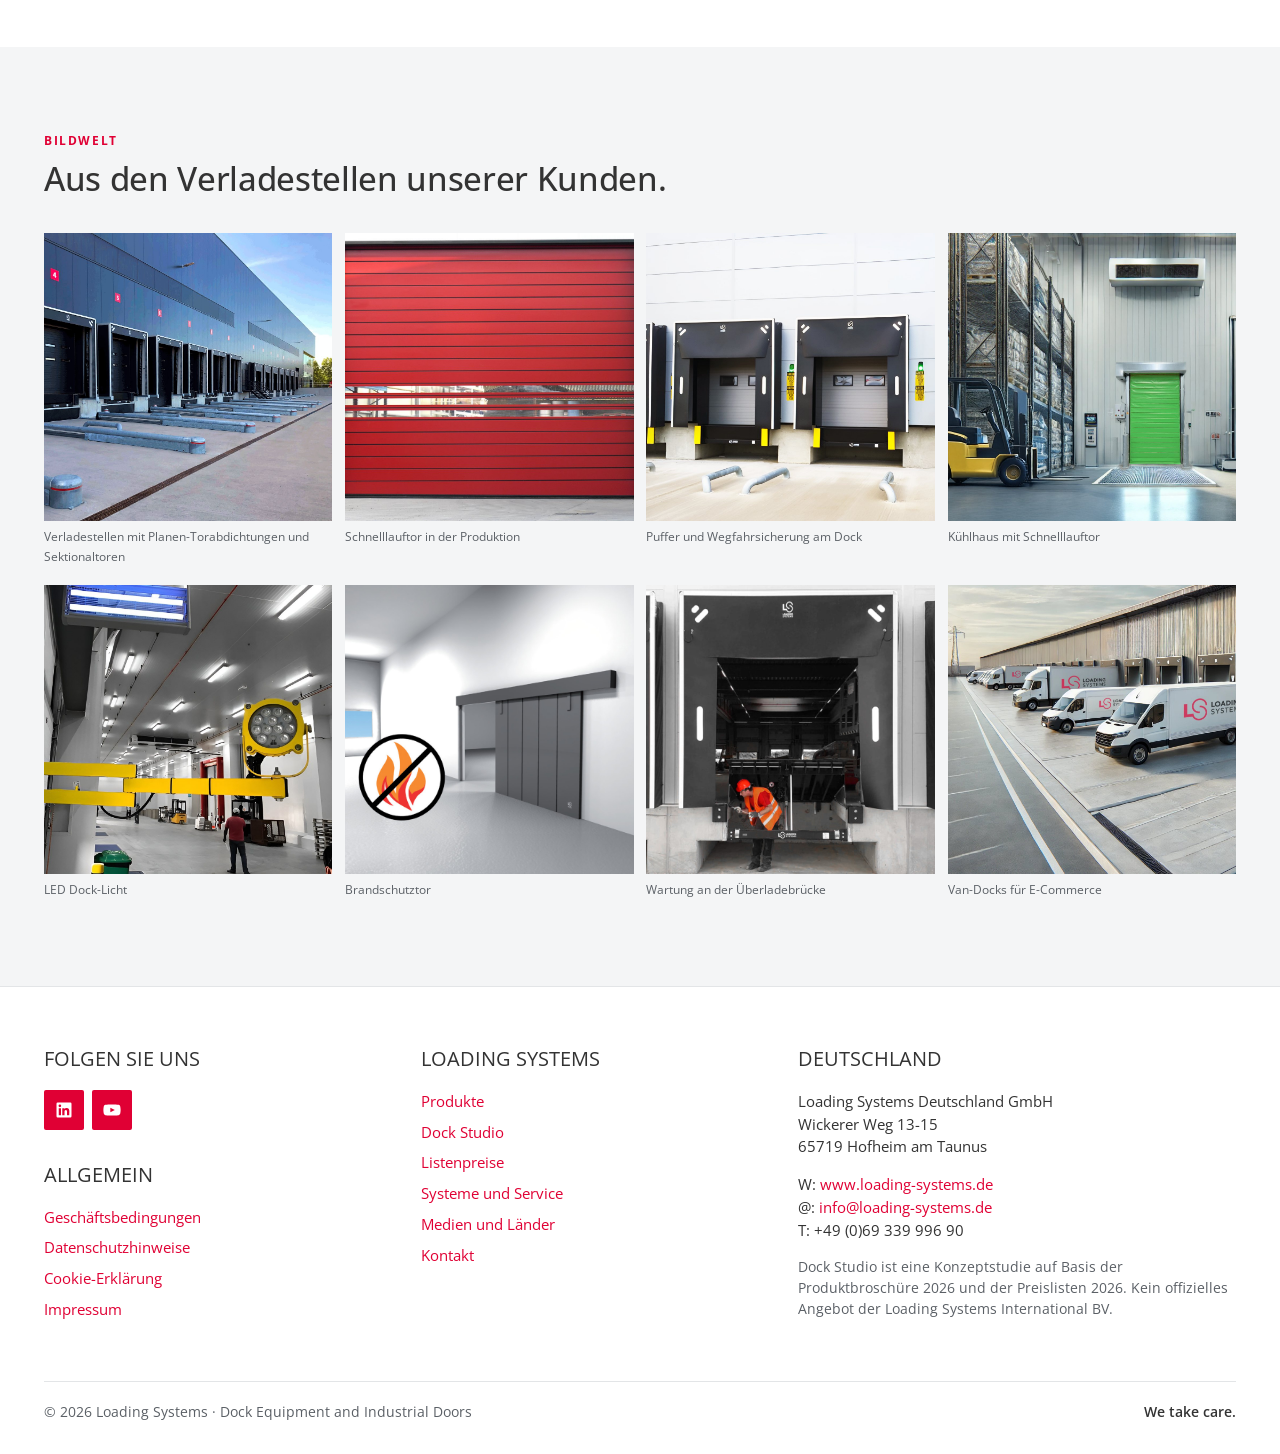
<file: medien.html>
<!DOCTYPE html>
<html lang="de">
<head>
  <meta charset="UTF-8"><meta name="viewport" content="width=device-width, initial-scale=1.0">
  <title>Medien und Länder · LinkedIn-Seiten von Loading Systems · Dock Studio</title>
  <meta name="description" content="Loading Systems in Deutschland, International, Benelux, United Kingdom, France und Polska: LinkedIn-Seiten, Websites und aktuelle Bilder aus den Regionen.">
  <link rel="icon" type="image/png" href="assets/img/favicon.png"><meta name="theme-color" content="#e00034">
  <link rel="preconnect" href="https://fonts.googleapis.com"><link rel="preconnect" href="https://fonts.gstatic.com" crossorigin>
  <link href="https://fonts.googleapis.com/css2?family=Open+Sans:wght@400;500;600;700&display=swap" rel="stylesheet">
  <link rel="stylesheet" href="assets/css/style.css?v=1">
  <style>.country .img { aspect-ratio: 16 / 9; background: var(--bg-soft) center/cover; margin: -1.3rem -1.4rem .6rem; } .country .meta { font-size: .78rem; color: var(--muted); } .gallery { display: grid; grid-template-columns: repeat(4, 1fr); gap: .8rem; } .gallery figure { margin: 0; } .gallery img { aspect-ratio: 1; object-fit: cover; width: 100%; } .gallery figcaption { font-size: .78rem; color: var(--text-soft); padding: .4rem 0; } @media (max-width: 900px) { .gallery { grid-template-columns: 1fr 1fr; } }</style>
</head>
<body>
  <div data-include="partials/header.html" data-root=""></div>
  <main>
    <section class="page-hero has-img" style="background-image:url('assets/img/team.jpg')"><div class="container"><span class="eyebrow" style="color:#fff">Medien und Länder</span><h1>Loading Systems in Ihrer Region.</h1><p class="lead">Jede Landesgesellschaft hat ihre eigene LinkedIn-Seite mit Projekten, Produkten und Service aus der Region. Folgen Sie der Seite Ihres Landes oder öffnen Sie die Länder-Website.</p></div></section>

    <section class="block"><div class="container">
      <div class="countries">
        <article class="country"><div class="img" style="background-image:url('assets/img/docks_row.jpg')"></div><span class="flag">🇩🇪</span><h3>Loading Systems Deutschland</h3><p>Loading Systems Deutschland GmbH, Hofheim am Taunus. Industrietore und Verladetechnik, Service deutschlandweit.</p><div class="links"><a class="li" href="https://www.linkedin.com/company/loading-systems-deutschland-gmbh/" target="_blank" rel="noopener"><svg viewBox="0 0 24 24"><path d="M20.4 2H3.6A1.6 1.6 0 0 0 2 3.6v16.8A1.6 1.6 0 0 0 3.6 22h16.8a1.6 1.6 0 0 0 1.6-1.6V3.6A1.6 1.6 0 0 0 20.4 2zM8 19H5V9.5h3zM6.5 8.2a1.7 1.7 0 1 1 0-3.5 1.7 1.7 0 0 1 0 3.5zM19 19h-3v-4.6c0-1.1 0-2.5-1.5-2.5s-1.8 1.2-1.8 2.4V19h-3V9.5h2.9v1.3a3.2 3.2 0 0 1 2.9-1.6c3 0 3.6 2 3.6 4.6z"/></svg>LinkedIn</a><a href="https://www.loading-systems.com/de-de" target="_blank" rel="noopener">loading-systems.de</a><a href="https://www.instagram.com/loadingsystemsdeutschland/" target="_blank" rel="noopener">Instagram</a></div><span class="meta">Posts mittwochs und freitags 10:00</span></article>
        <article class="country"><div class="img" style="background-image:url('assets/img/hero_docks.jpg')"></div><span class="flag">🌍</span><h3>Loading Systems International</h3><p>Loading Systems International BV, Niederlande. Konzernseite mit Produkten, Nachhaltigkeit und Referenzen aus allen Märkten.</p><div class="links"><a class="li" href="https://www.linkedin.com/company/loading-systems-int/" target="_blank" rel="noopener"><svg viewBox="0 0 24 24"><path d="M20.4 2H3.6A1.6 1.6 0 0 0 2 3.6v16.8A1.6 1.6 0 0 0 3.6 22h16.8a1.6 1.6 0 0 0 1.6-1.6V3.6A1.6 1.6 0 0 0 20.4 2zM8 19H5V9.5h3zM6.5 8.2a1.7 1.7 0 1 1 0-3.5 1.7 1.7 0 0 1 0 3.5zM19 19h-3v-4.6c0-1.1 0-2.5-1.5-2.5s-1.8 1.2-1.8 2.4V19h-3V9.5h2.9v1.3a3.2 3.2 0 0 1 2.9-1.6c3 0 3.6 2 3.6 4.6z"/></svg>LinkedIn</a><a href="https://www.loading-systems.com/" target="_blank" rel="noopener">loading-systems.com</a></div><span class="meta">Posts montags und donnerstags 10:00</span></article>
        <article class="country"><div class="img" style="background-image:url('assets/img/shelters.jpg')"></div><span class="flag">🇳🇱🇧🇪</span><h3>Loading Systems Benelux</h3><p>Niederlande, Belgien und Luxemburg. Stärkster Markt der Gruppe, Service 24/7 mit eigenem Monteur-Netz.</p><div class="links"><a class="li" href="https://www.linkedin.com/company/loading-systems-bnl/" target="_blank" rel="noopener"><svg viewBox="0 0 24 24"><path d="M20.4 2H3.6A1.6 1.6 0 0 0 2 3.6v16.8A1.6 1.6 0 0 0 3.6 22h16.8a1.6 1.6 0 0 0 1.6-1.6V3.6A1.6 1.6 0 0 0 20.4 2zM8 19H5V9.5h3zM6.5 8.2a1.7 1.7 0 1 1 0-3.5 1.7 1.7 0 0 1 0 3.5zM19 19h-3v-4.6c0-1.1 0-2.5-1.5-2.5s-1.8 1.2-1.8 2.4V19h-3V9.5h2.9v1.3a3.2 3.2 0 0 1 2.9-1.6c3 0 3.6 2 3.6 4.6z"/></svg>LinkedIn</a><a href="https://www.loading-systems.com/nl-nl" target="_blank" rel="noopener">loading-systems.nl</a><a href="https://www.loading-systems.com/nl-be" target="_blank" rel="noopener">loading-systems.be</a></div><span class="meta">Posts dienstags und donnerstags 10:00</span></article>
        <article class="country"><div class="img" style="background-image:url('assets/img/dock_house.jpg')"></div><span class="flag">🇬🇧</span><h3>Easilift Loading Systems</h3><p>United Kingdom und Irland. Dock levellers, dock houses und Service, mit den meistbesuchten Referenzseiten der Gruppe.</p><div class="links"><a class="li" href="https://www.linkedin.com/company/easilift-loading-systems/" target="_blank" rel="noopener"><svg viewBox="0 0 24 24"><path d="M20.4 2H3.6A1.6 1.6 0 0 0 2 3.6v16.8A1.6 1.6 0 0 0 3.6 22h16.8a1.6 1.6 0 0 0 1.6-1.6V3.6A1.6 1.6 0 0 0 20.4 2zM8 19H5V9.5h3zM6.5 8.2a1.7 1.7 0 1 1 0-3.5 1.7 1.7 0 0 1 0 3.5zM19 19h-3v-4.6c0-1.1 0-2.5-1.5-2.5s-1.8 1.2-1.8 2.4V19h-3V9.5h2.9v1.3a3.2 3.2 0 0 1 2.9-1.6c3 0 3.6 2 3.6 4.6z"/></svg>LinkedIn</a><a href="https://www.loading-systems.com/en-gb" target="_blank" rel="noopener">loading-systems.co.uk</a></div><span class="meta">Posts montags 10:30 und donnerstags 11:30</span></article>
        <article class="country"><div class="img" style="background-image:url('assets/img/ledlight.jpg')"></div><span class="flag">🇫🇷</span><h3>Loading Systems France</h3><p>Niveleurs de quai, portes rapides, sas d'étanchéité, Autodock (Ladehäuser) und Service in ganz Frankreich.</p><div class="links"><a class="li" href="https://www.linkedin.com/company/loading-systems-france/" target="_blank" rel="noopener"><svg viewBox="0 0 24 24"><path d="M20.4 2H3.6A1.6 1.6 0 0 0 2 3.6v16.8A1.6 1.6 0 0 0 3.6 22h16.8a1.6 1.6 0 0 0 1.6-1.6V3.6A1.6 1.6 0 0 0 20.4 2zM8 19H5V9.5h3zM6.5 8.2a1.7 1.7 0 1 1 0-3.5 1.7 1.7 0 0 1 0 3.5zM19 19h-3v-4.6c0-1.1 0-2.5-1.5-2.5s-1.8 1.2-1.8 2.4V19h-3V9.5h2.9v1.3a3.2 3.2 0 0 1 2.9-1.6c3 0 3.6 2 3.6 4.6z"/></svg>LinkedIn</a><a href="https://www.loading-systems.com/fr-fr" target="_blank" rel="noopener">loading-systems.fr</a></div><span class="meta">Posts dienstags 10:00 und freitags 11:00</span></article>
        <article class="country"><div class="img" style="background-image:url('assets/img/safety.jpg')"></div><span class="flag">🇵🇱</span><h3>Loading Systems Polska</h3><p>Bramy przemysłowe i wyposażenie doków: Produktion, Montage und Service in Polen.</p><div class="links"><a class="li" href="https://www.linkedin.com/company/loading-systems-polska-sp-z-o-o-/" target="_blank" rel="noopener"><svg viewBox="0 0 24 24"><path d="M20.4 2H3.6A1.6 1.6 0 0 0 2 3.6v16.8A1.6 1.6 0 0 0 3.6 22h16.8a1.6 1.6 0 0 0 1.6-1.6V3.6A1.6 1.6 0 0 0 20.4 2zM8 19H5V9.5h3zM6.5 8.2a1.7 1.7 0 1 1 0-3.5 1.7 1.7 0 0 1 0 3.5zM19 19h-3v-4.6c0-1.1 0-2.5-1.5-2.5s-1.8 1.2-1.8 2.4V19h-3V9.5h2.9v1.3a3.2 3.2 0 0 1 2.9-1.6c3 0 3.6 2 3.6 4.6z"/></svg>LinkedIn</a><a href="https://www.loading-systems.com/pl-pl" target="_blank" rel="noopener">loading-systems.pl</a></div><span class="meta">Posts montags 10:20 und donnerstags 09:00</span></article>
      </div>
      <p style="font-size:.85rem;color:var(--text-soft);margin-top:1.4rem">LinkedIn erlaubt keine eingebetteten Unternehmens-Feeds. Die Buttons öffnen die jeweilige Seite direkt; dort sehen Sie die aktuellen Beiträge der Region.</p>
    </div></section>

    <section class="block alt"><div class="container">
      <div class="section-title-row"><span class="eyebrow">Bildwelt</span><h2>Aus den Verladestellen unserer Kunden.</h2></div>
      <div class="gallery">
        <figure><img src="assets/img/docks_row.jpg" alt="Verladestellen mit Torabdichtungen" loading="lazy"><figcaption>Verladestellen mit Planen-Torabdichtungen und Sektionaltoren</figcaption></figure>
        <figure><img src="assets/img/highspeed_red.jpg" alt="Rotes Schnelllauftor" loading="lazy"><figcaption>Schnelllauftor in der Produktion</figcaption></figure>
        <figure><img src="assets/img/bumper.jpg" alt="Nylon-Puffer am Dock" loading="lazy"><figcaption>Puffer und Wegfahrsicherung am Dock</figcaption></figure>
        <figure><img src="assets/img/coldstorage.jpg" alt="Kühlhaus mit Schnelllauftor" loading="lazy"><figcaption>Kühlhaus mit Schnelllauftor</figcaption></figure>
        <figure><img src="assets/img/ledlight.jpg" alt="LED Dock-Licht" loading="lazy"><figcaption>LED Dock-Licht</figcaption></figure>
        <figure><img src="assets/img/firedoor.jpg" alt="Brandschutztor" loading="lazy"><figcaption>Brandschutztor</figcaption></figure>
        <figure><img src="assets/img/maintenance.jpg" alt="Wartung der Überladebrücke" loading="lazy"><figcaption>Wartung an der Überladebrücke</figcaption></figure>
        <figure><img src="assets/img/ecommerce.jpg" alt="Lieferwagen an Van-Docks" loading="lazy"><figcaption>Van-Docks für E-Commerce</figcaption></figure>
      </div>
    </div></section>
  </main>
  <div data-include="partials/footer.html" data-root=""></div>
  <script src="assets/js/main.js"></script>
</body>
</html>
</file>
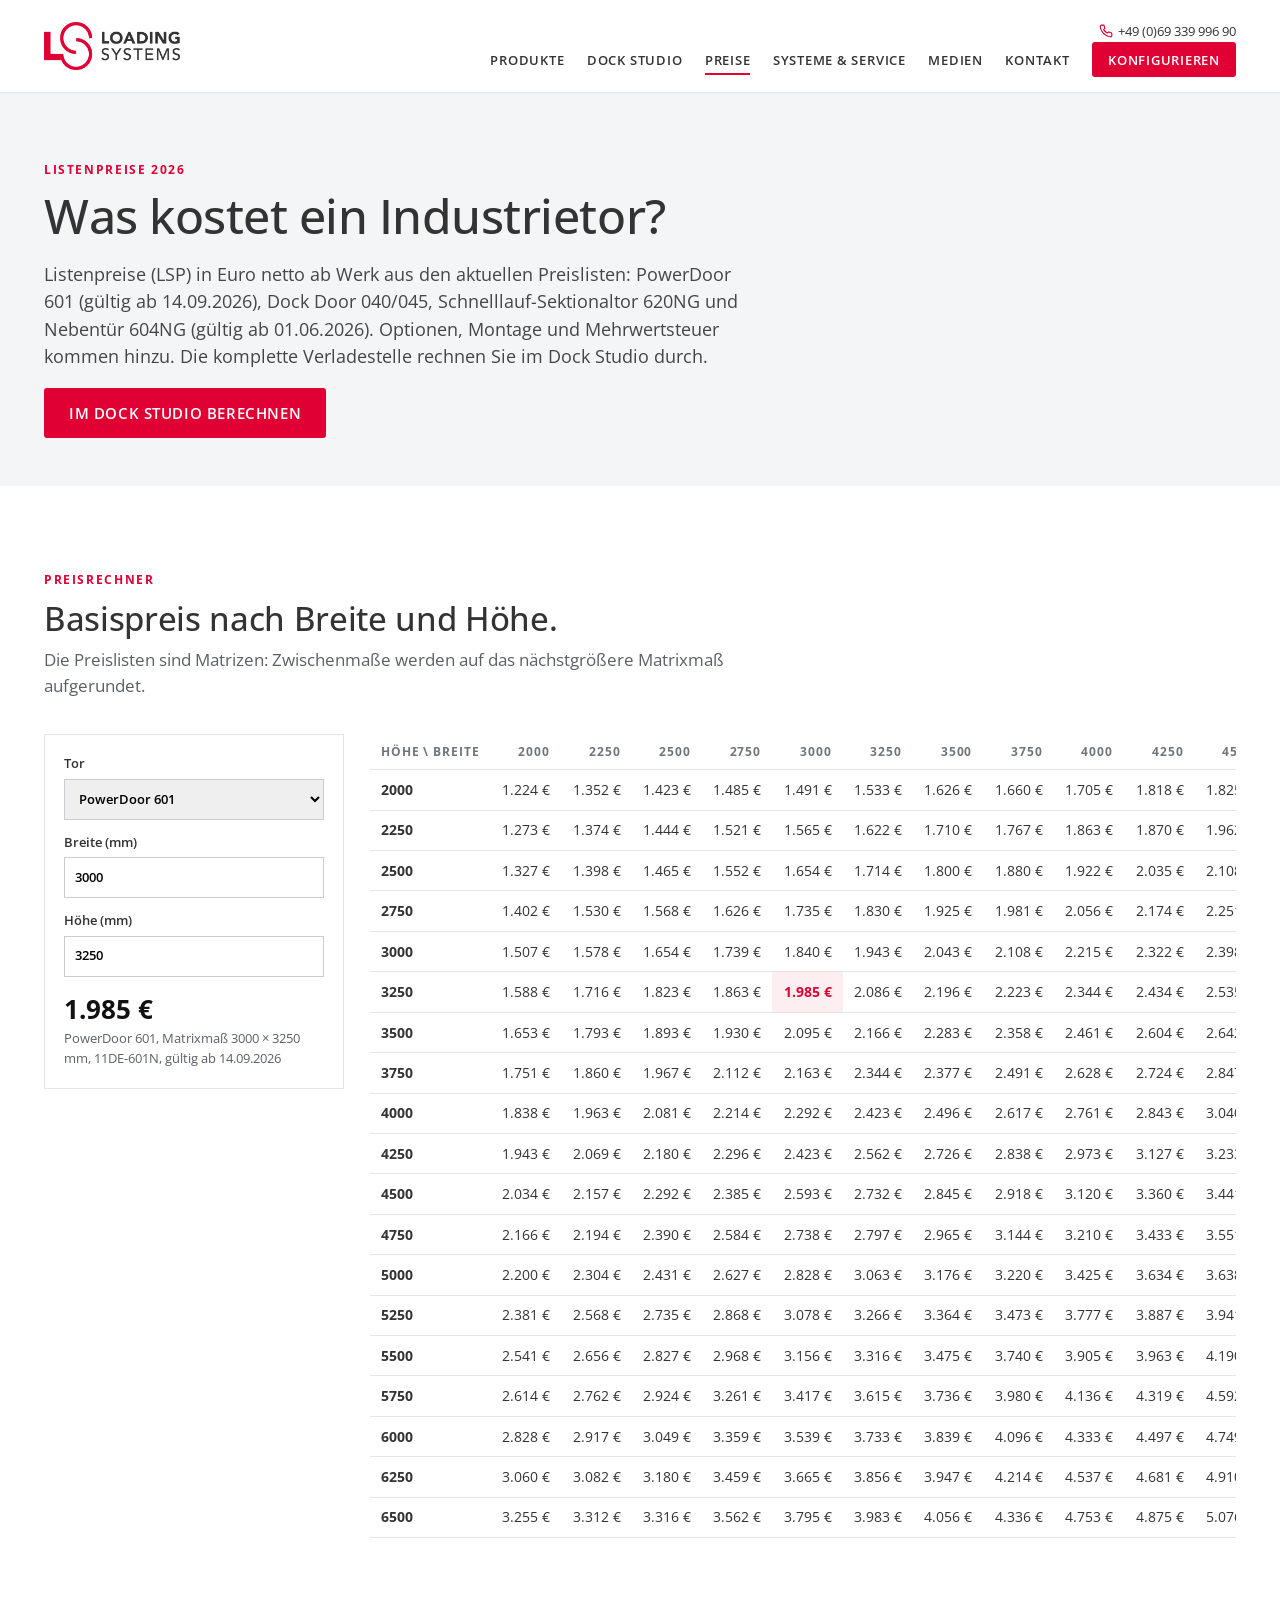
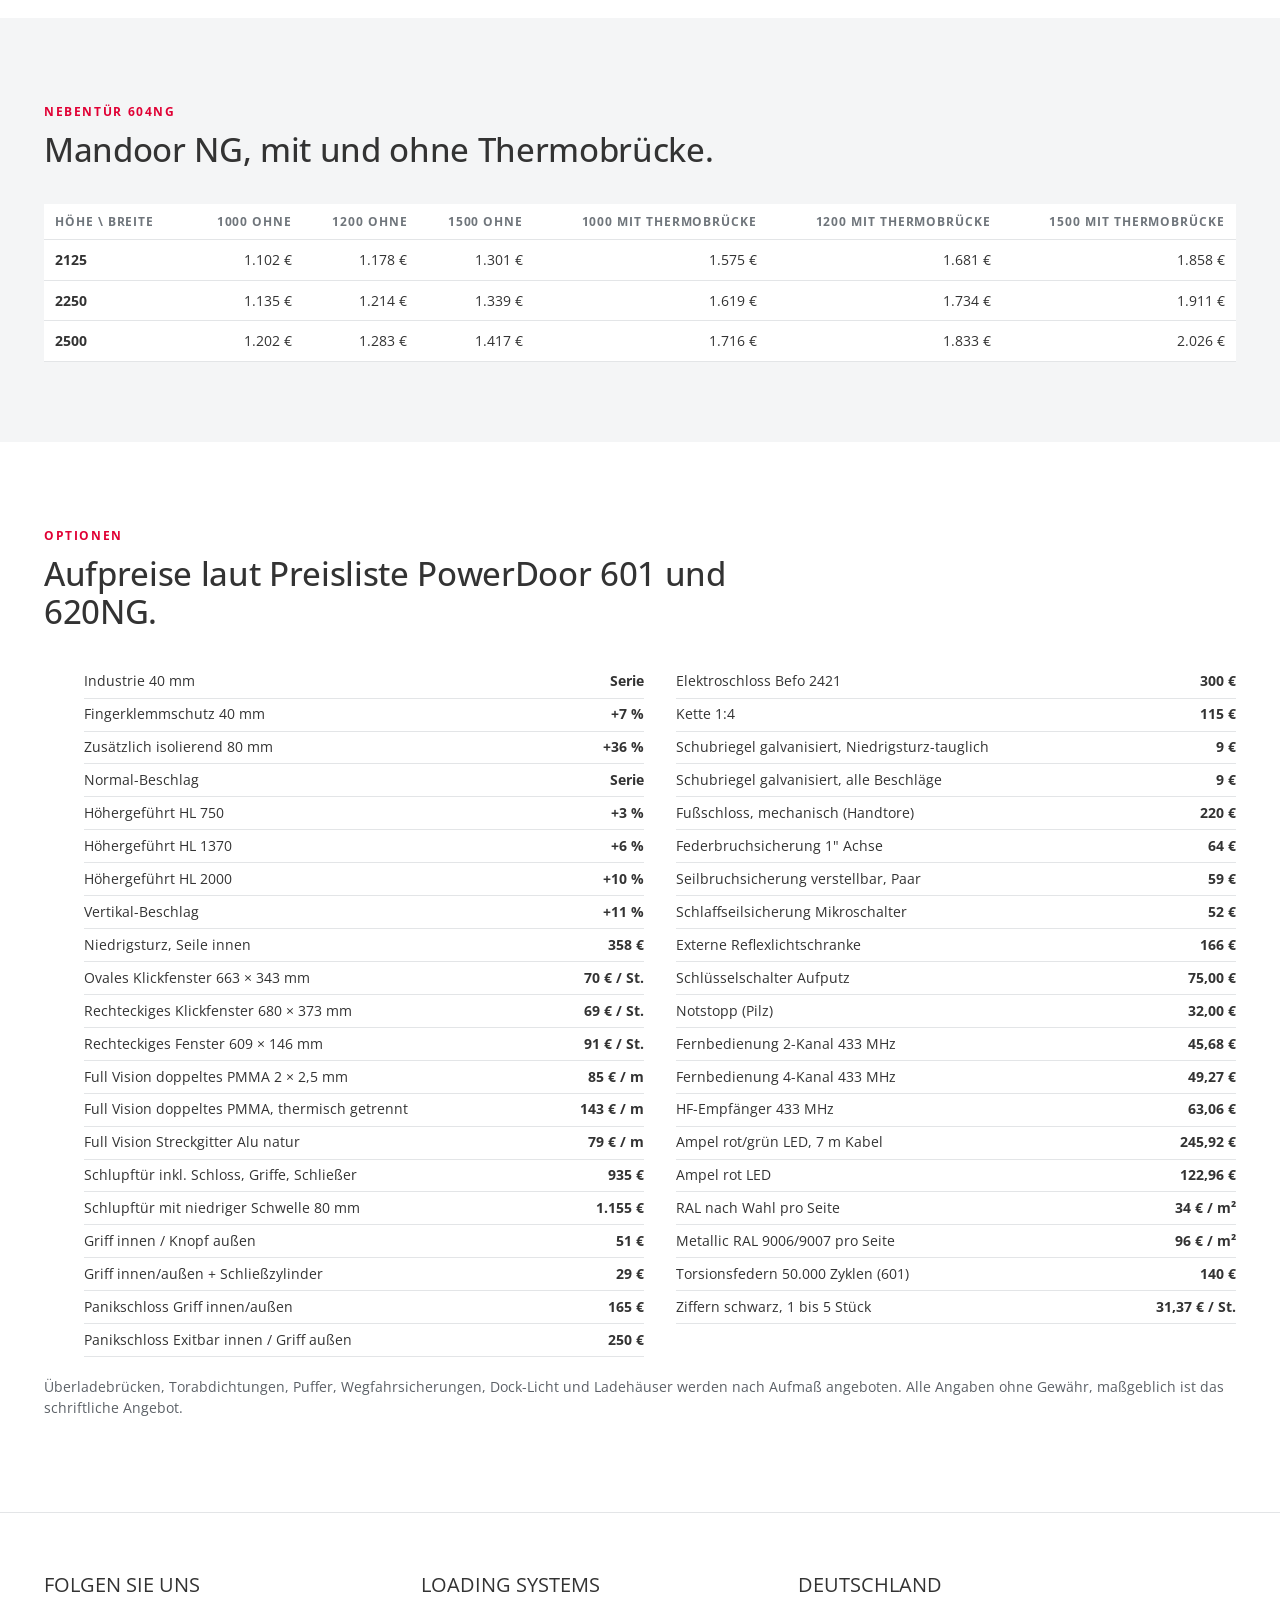
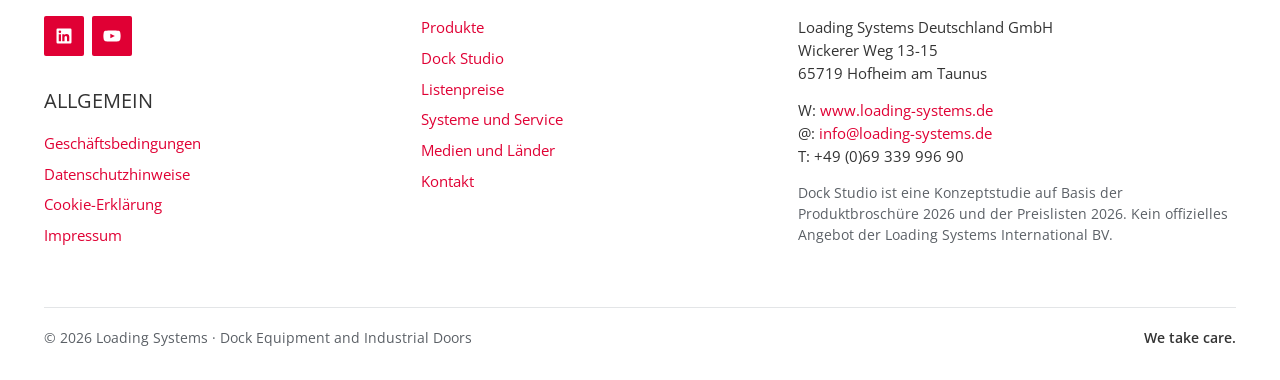
<file: preise.html>
<!DOCTYPE html>
<html lang="de">
<head>
  <meta charset="UTF-8"><meta name="viewport" content="width=device-width, initial-scale=1.0">
  <title>Listenpreise 2026 · Sektionaltore, Schnelllauf-Sektionaltor, Nebentüren · Loading Systems</title>
  <meta name="description" content="Listenpreise aus den Preislisten 11DE-601N, 601DD, 0620NG und 604NG: PowerDoor 601, Dock Door 040/045, Schnelllauf-Sektionaltor 620NG und Nebentür 604NG nach Breite und Höhe, plus Optionen.">
  <link rel="icon" type="image/png" href="assets/img/favicon.png"><meta name="theme-color" content="#e00034">
  <link rel="preconnect" href="https://fonts.googleapis.com"><link rel="preconnect" href="https://fonts.gstatic.com" crossorigin>
  <link href="https://fonts.googleapis.com/css2?family=Open+Sans:wght@400;500;600;700&display=swap" rel="stylesheet">
  <link rel="stylesheet" href="assets/css/style.css?v=1">
  <style>.calc { display: grid; grid-template-columns: 300px 1fr; gap: 1.6rem; align-items: start; } .calc .box { background: #fff; border: 1px solid var(--line); padding: 1.2rem; display: grid; gap: .8rem; } .calc label { display: grid; gap: .3rem; font-size: .8rem; font-weight: 600; } .calc select, .calc input { font: inherit; padding: .6rem; border: 1.5px solid var(--line-dark); } .calc .result { font-size: 1.6rem; font-weight: 700; color: var(--ink-2); } .calc .result small { display: block; font-size: .8rem; font-weight: 400; color: var(--text-soft); } table.price td.hit { background: #fdeef1; font-weight: 700; color: var(--red); } .opts { columns: 2; gap: 2rem; font-size: .9rem; } .opts li { break-inside: avoid; display: flex; justify-content: space-between; gap: 1rem; padding: .3rem 0; border-bottom: 1px solid var(--line); } @media (max-width: 900px) { .calc { grid-template-columns: 1fr; } .opts { columns: 1; } }</style>
  <script type="importmap">{ "imports": { "three": "./assets/vendor/three/three.module.js" } }</script>
</head>
<body>
  <div data-include="partials/header.html" data-root=""></div>
  <main>
    <section class="page-hero"><div class="container"><span class="eyebrow">Listenpreise 2026</span><h1>Was kostet ein Industrietor?</h1><p class="lead">Listenpreise (LSP) in Euro netto ab Werk aus den aktuellen Preislisten: PowerDoor 601 (gültig ab 14.09.2026), Dock Door 040/045, Schnelllauf-Sektionaltor 620NG und Nebentür 604NG (gültig ab 01.06.2026). Optionen, Montage und Mehrwertsteuer kommen hinzu. Die komplette Verladestelle rechnen Sie im Dock Studio durch.</p><div class="hero-actions"><a class="btn btn-primary" href="konfigurator.html">Im Dock Studio berechnen</a></div></div></section>

    <section class="block"><div class="container">
      <div class="section-title-row"><span class="eyebrow">Preisrechner</span><h2>Basispreis nach Breite und Höhe.</h2><p>Die Preislisten sind Matrizen: Zwischenmaße werden auf das nächstgrößere Matrixmaß aufgerundet.</p></div>
      <div class="calc">
        <div class="box">
          <label>Tor<select id="pDoor"><option value="pd601">PowerDoor 601</option><option value="dockdoor">Dock Door 040/045</option><option value="hs620">Schnelllauf-Sektionaltor 620NG</option></select></label>
          <label>Breite (mm)<input type="number" id="pW" value="3000" step="50"></label>
          <label>Höhe (mm)<input type="number" id="pH" value="3250" step="50"></label>
          <div class="result" id="pResult"></div>
        </div>
        <div class="table-wrap"><table class="price" id="pTable"></table></div>
      </div>
    </div></section>

    <section class="block alt"><div class="container">
      <div class="section-title-row"><span class="eyebrow">Nebentür 604NG</span><h2>Mandoor NG, mit und ohne Thermobrücke.</h2></div>
      <div class="table-wrap"><table class="price" id="mTable"></table></div>
    </div></section>

    <section class="block"><div class="container">
      <div class="section-title-row"><span class="eyebrow">Optionen</span><h2>Aufpreise laut Preisliste PowerDoor 601 und 620NG.</h2></div>
      <ul class="opts" id="optList"></ul>
      <p style="font-size:.85rem;color:var(--text-soft);margin-top:1.2rem">Überladebrücken, Torabdichtungen, Puffer, Wegfahrsicherungen, Dock-Licht und Ladehäuser werden nach Aufmaß angeboten. Alle Angaben ohne Gewähr, maßgeblich ist das schriftliche Angebot.</p>
    </div></section>
  </main>
  <div data-include="partials/footer.html" data-root=""></div>
  <script src="assets/js/main.js"></script>
  <script type="module">
    import * as C from './assets/js/cfg/catalog.js';
    const $ = id => document.getElementById(id);
    function table() {
      const id = $('pDoor').value, t = C.PRICES[id], w = +$('pW').value, h = +$('pH').value; const hit = C.basePrice(id, w, h);
      const heights = Object.keys(t.rows).map(Number).sort((a, b) => a - b);
      $('pTable').innerHTML = `<thead><tr><th>Höhe \\ Breite</th>${t.widths.map(x => `<th>${x}</th>`).join('')}</tr></thead><tbody>${heights.map(hh => `<tr><th>${hh}</th>${t.widths.map((x, i) => { const v = t.rows[String(hh)][i]; const cls = hit && hit.W === x && hit.H === hh ? ' class="hit"' : ''; return `<td${cls}>${v != null ? C.eur(v) : '–'}</td>`; }).join('')}</tr>`).join('')}</tbody>`;
      $('pResult').innerHTML = hit ? `${C.eur(hit.price)}<small>${t.name}, Matrixmaß ${hit.W} × ${hit.H} mm, ${hit.rev}, gültig ab ${hit.validFrom.split('-').reverse().join('.')}</small>` : `auf Anfrage<small>Maß außerhalb der Preismatrix</small>`;
    }
    ['pDoor', 'pW', 'pH'].forEach(i => $(i).addEventListener('input', table)); table();
    const m = C.PRICES.mandoor; $('mTable').innerHTML = `<thead><tr><th>Höhe \\ Breite</th>${m.widths.map(x => `<th>${x} ohne</th>`).join('')}${m.widths.map(x => `<th>${x} mit Thermobrücke</th>`).join('')}</tr></thead><tbody>${Object.entries(m.rows).map(([h, r]) => `<tr><th>${h}</th>${r.plain.map(v => `<td>${C.eur(v)}</td>`).join('')}${r.thermal.map(v => `<td>${C.eur(v)}</td>`).join('')}</tr>`).join('')}</tbody>`;
    const rows = [];
    Object.values(C.PANEL_TYPES).forEach(v => rows.push([v.label, v.pct ? `+${v.pct} %` : 'Serie']));
    Object.values(C.LIFT).forEach(v => rows.push([v.label, v.pct ? `+${v.pct} %` : v.fix ? C.eur(v.fix) : 'Serie']));
    Object.values(C.WINDOWS).forEach(v => { if (v.price) rows.push([v.label, C.eur(v.price) + ' / St.']); });
    Object.values(C.FULLVISION).forEach(v => { if (v.perM) rows.push([v.label, C.eur(v.perM) + ' / m']); });
    Object.values(C.WICKET).forEach(v => { if (v.price) rows.push([v.label, C.eur(v.price)]); });
    Object.values(C.WICKET_LOCK).forEach(v => { if (v.price) rows.push([v.label, C.eur(v.price)]); });
    Object.values(C.OPERATION).forEach(v => { if (v.price) rows.push([v.label, C.eur(v.price)]); });
    Object.values(C.LOCKS).forEach(v => { if (v.price) rows.push([v.label, C.eur(v.price)]); });
    Object.values(C.SAFETY).forEach(v => { if (v.price) rows.push([v.label, C.eur(v.price)]); });
    Object.values(C.CONTROLS).forEach(v => rows.push([v.label, C.eur2(v.price)]));
    rows.push(['RAL nach Wahl pro Seite', '34 € / m²'], ['Metallic RAL 9006/9007 pro Seite', '96 € / m²'], ['Torsionsfedern 50.000 Zyklen (601)', '140 €'], ['Ziffern schwarz, 1 bis 5 Stück', '31,37 € / St.']);
    $('optList').innerHTML = rows.map(([l, p]) => `<li><span>${l}</span><strong>${p}</strong></li>`).join('');
  </script>
</body>
</html>
</file>
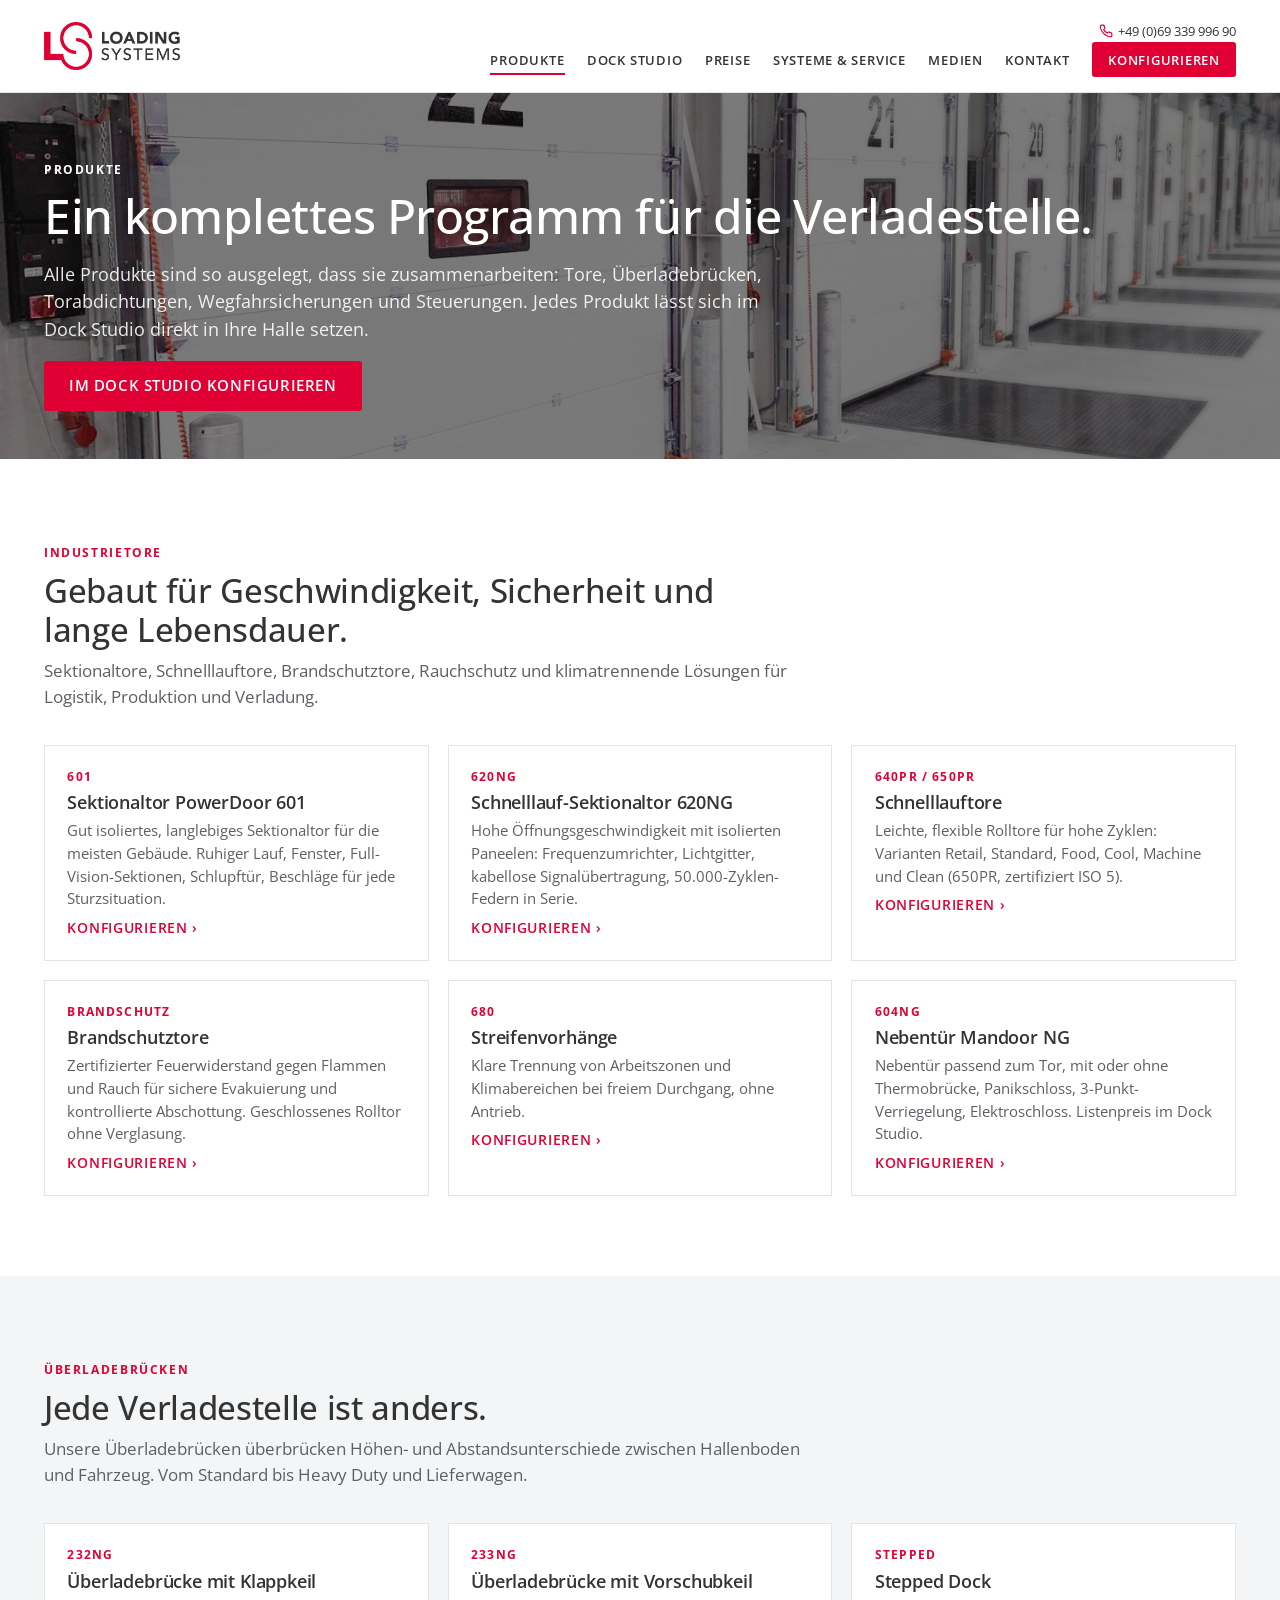
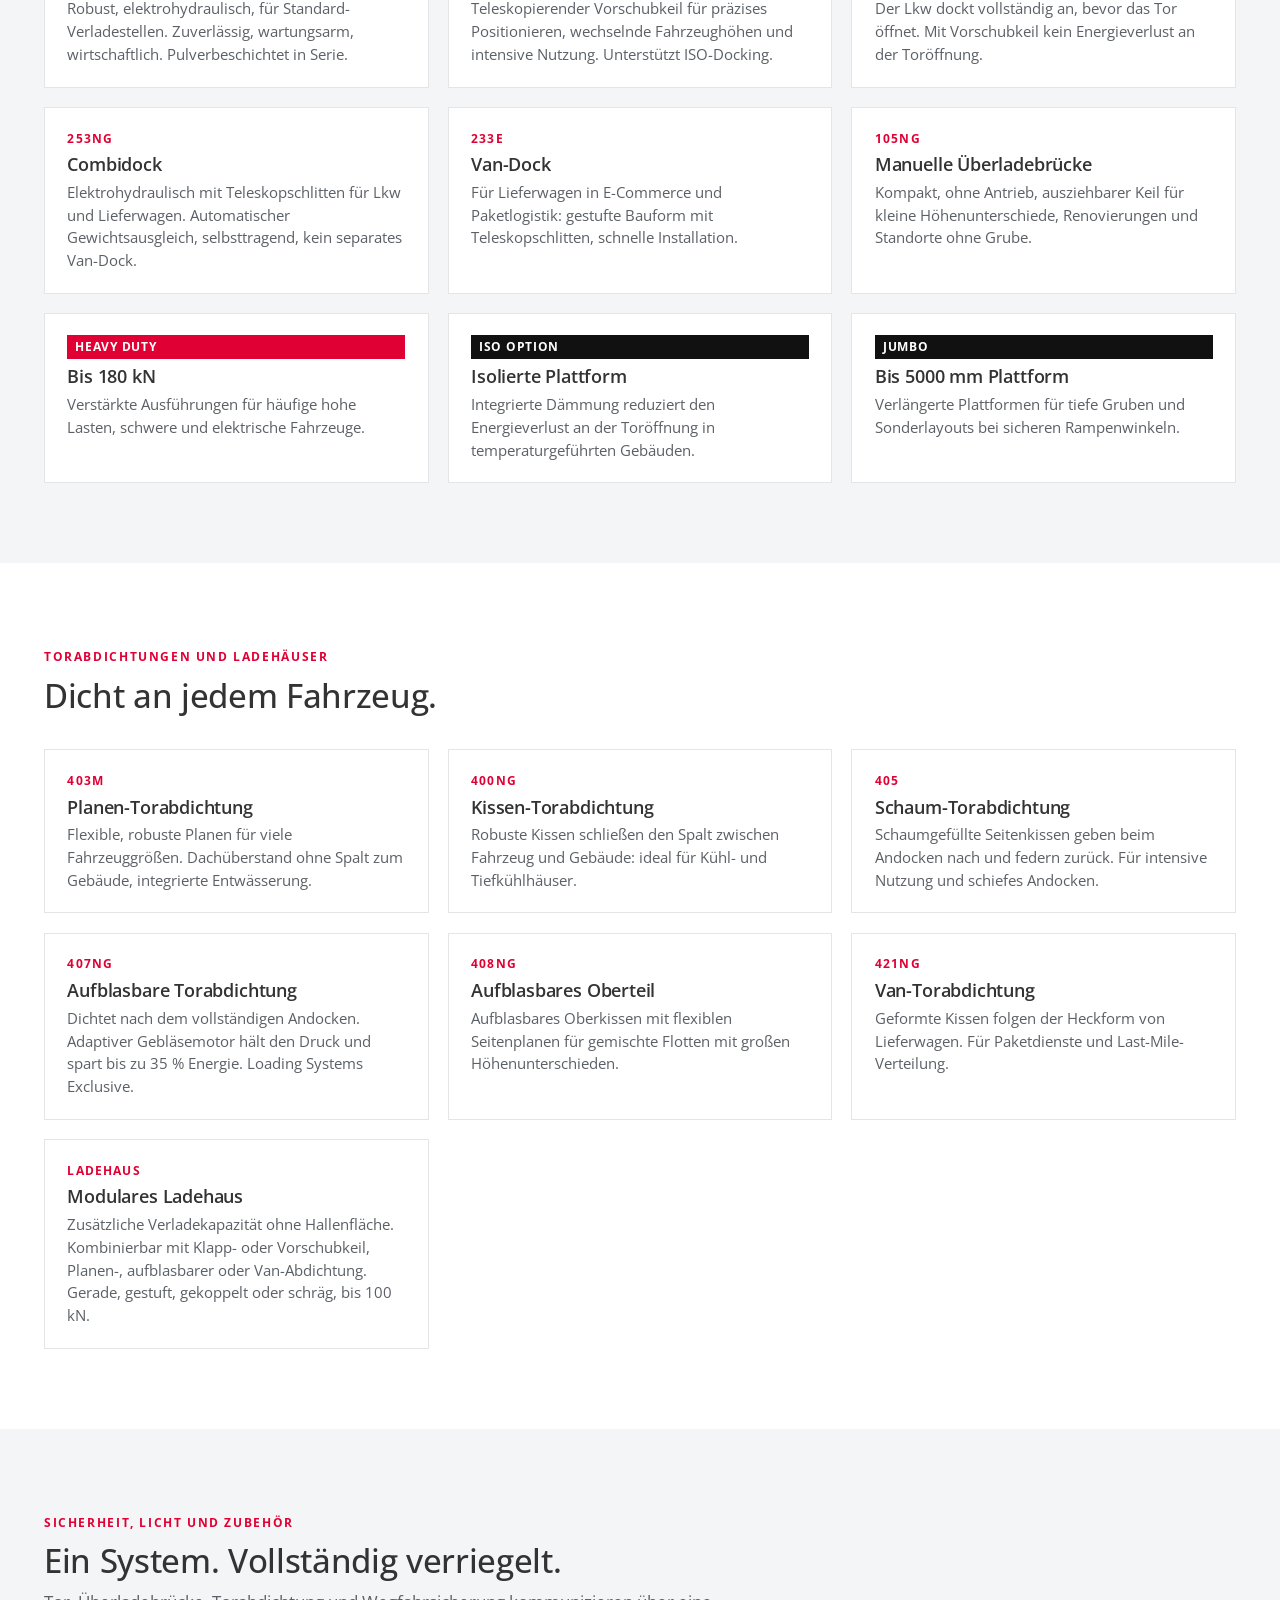
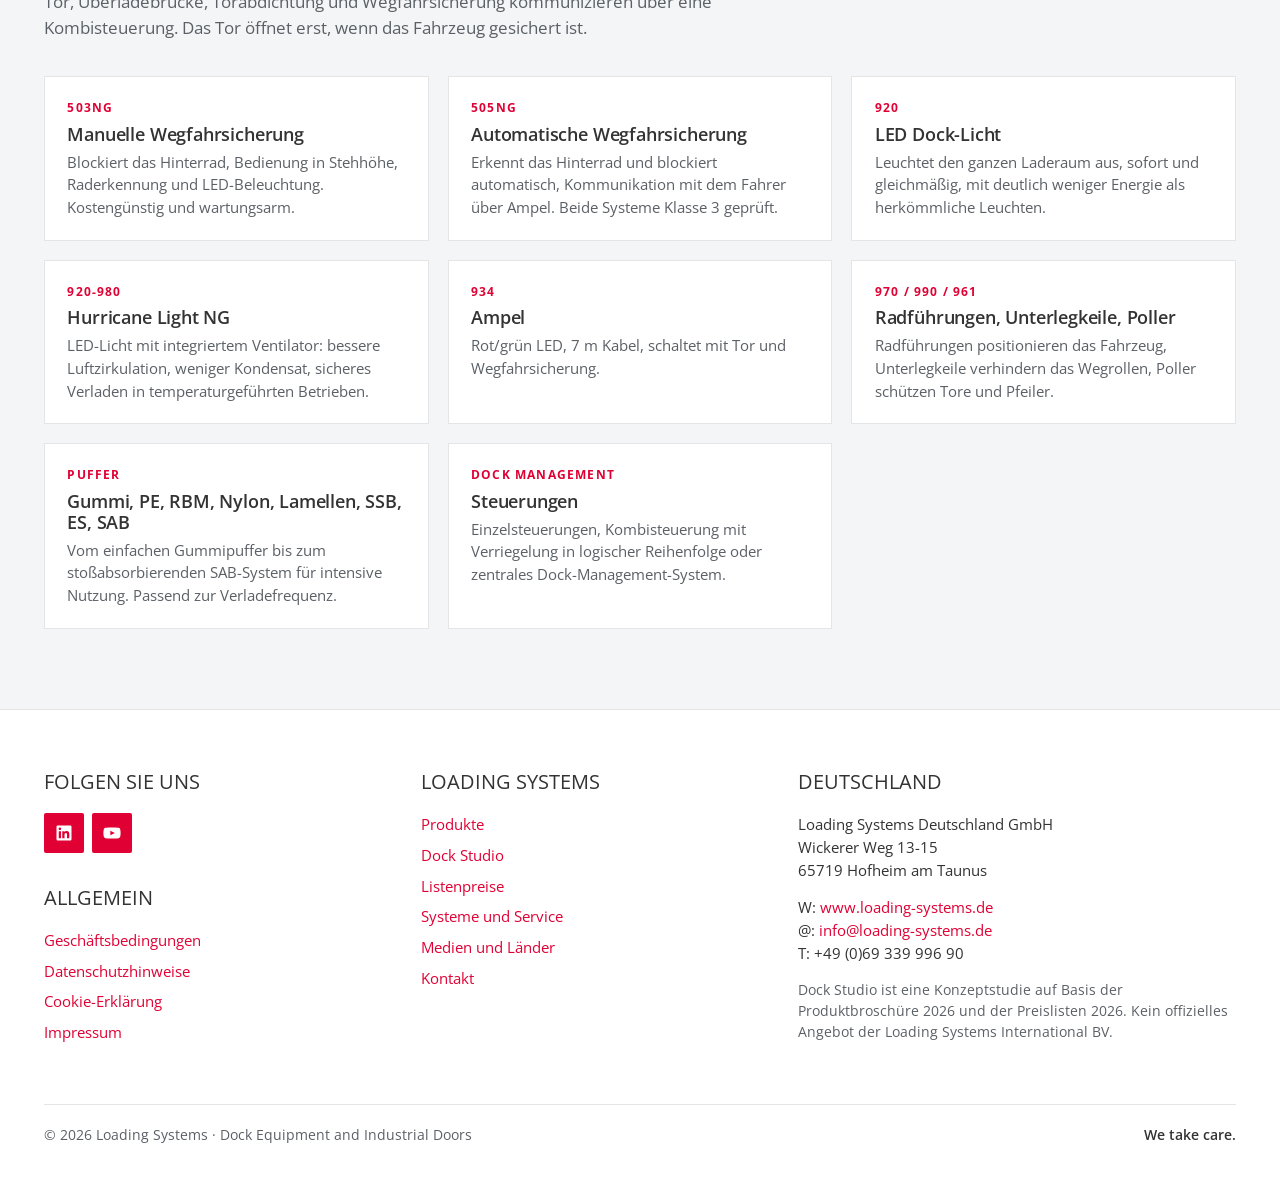
<file: produkte.html>
<!DOCTYPE html>
<html lang="de">
<head>
  <meta charset="UTF-8"><meta name="viewport" content="width=device-width, initial-scale=1.0">
  <title>Produkte · Industrietore, Überladebrücken, Torabdichtungen, Sicherheit · Loading Systems</title>
  <meta name="description" content="Das komplette Programm für die Verladestelle: Sektionaltore, Schnelllauftore, Brandschutztore, Überladebrücken, Torabdichtungen, Ladehäuser, Wegfahrsicherungen, Dock-Licht, Puffer und Zubehör.">
  <link rel="icon" type="image/png" href="assets/img/favicon.png"><meta name="theme-color" content="#e00034">
  <link rel="preconnect" href="https://fonts.googleapis.com"><link rel="preconnect" href="https://fonts.gstatic.com" crossorigin>
  <link href="https://fonts.googleapis.com/css2?family=Open+Sans:wght@400;500;600;700&display=swap" rel="stylesheet">
  <link rel="stylesheet" href="assets/css/style.css?v=1">
  <style>.prod { display: grid; grid-template-columns: 1fr 1fr 1fr; gap: 1.2rem; } .prod article { border: 1px solid var(--line); padding: 1.3rem 1.4rem; background: #fff; display: grid; gap: .4rem; align-content: start; } .prod h3 { margin: 0; } .prod .code { font-size: .74rem; letter-spacing: .1em; text-transform: uppercase; color: var(--red); font-weight: 700; } .prod p { margin: 0; color: var(--text-soft); font-size: .92rem; } .prod .tag { font-size: .72rem; font-weight: 700; color: #fff; background: var(--ink-2); padding: .2rem .5rem; display: inline-block; letter-spacing: .06em; text-transform: uppercase; } .prod .tag.red { background: var(--red); } @media (max-width: 980px) { .prod { grid-template-columns: 1fr 1fr; } } @media (max-width: 600px) { .prod { grid-template-columns: 1fr; } }</style>
</head>
<body>
  <div data-include="partials/header.html" data-root=""></div>
  <main>
    <section class="page-hero has-img" style="background-image:url('assets/img/doors.jpg')"><div class="container"><span class="eyebrow" style="color:#fff">Produkte</span><h1>Ein komplettes Programm für die Verladestelle.</h1><p class="lead">Alle Produkte sind so ausgelegt, dass sie zusammenarbeiten: Tore, Überladebrücken, Torabdichtungen, Wegfahrsicherungen und Steuerungen. Jedes Produkt lässt sich im Dock Studio direkt in Ihre Halle setzen.</p><div class="hero-actions"><a class="btn btn-primary" href="konfigurator.html">Im Dock Studio konfigurieren</a></div></div></section>

    <section class="block" id="tore"><div class="container">
      <div class="section-title-row"><span class="eyebrow">Industrietore</span><h2>Gebaut für Geschwindigkeit, Sicherheit und lange Lebensdauer.</h2><p>Sektionaltore, Schnelllauftore, Brandschutztore, Rauchschutz und klimatrennende Lösungen für Logistik, Produktion und Verladung.</p></div>
      <div class="prod">
        <article><span class="code">601</span><h3>Sektionaltor PowerDoor 601</h3><p>Gut isoliertes, langlebiges Sektionaltor für die meisten Gebäude. Ruhiger Lauf, Fenster, Full-Vision-Sektionen, Schlupftür, Beschläge für jede Sturzsituation.</p><a class="text-link" href="konfigurator.html#door=pd601">Konfigurieren ›</a></article>
        <article><span class="code">620NG</span><h3>Schnelllauf-Sektionaltor 620NG</h3><p>Hohe Öffnungsgeschwindigkeit mit isolierten Paneelen: Frequenzumrichter, Lichtgitter, kabellose Signalübertragung, 50.000-Zyklen-Federn in Serie.</p><a class="text-link" href="konfigurator.html#door=hs620">Konfigurieren ›</a></article>
        <article><span class="code">640PR / 650PR</span><h3>Schnelllauftore</h3><p>Leichte, flexible Rolltore für hohe Zyklen: Varianten Retail, Standard, Food, Cool, Machine und Clean (650PR, zertifiziert ISO 5).</p><a class="text-link" href="konfigurator.html#door=hs640">Konfigurieren ›</a></article>
        <article><span class="code">Brandschutz</span><h3>Brandschutztore</h3><p>Zertifizierter Feuerwiderstand gegen Flammen und Rauch für sichere Evakuierung und kontrollierte Abschottung. Geschlossenes Rolltor ohne Verglasung.</p><a class="text-link" href="konfigurator.html#door=fire">Konfigurieren ›</a></article>
        <article><span class="code">680</span><h3>Streifenvorhänge</h3><p>Klare Trennung von Arbeitszonen und Klimabereichen bei freiem Durchgang, ohne Antrieb.</p><a class="text-link" href="konfigurator.html#door=curtain">Konfigurieren ›</a></article>
        <article><span class="code">604NG</span><h3>Nebentür Mandoor NG</h3><p>Nebentür passend zum Tor, mit oder ohne Thermobrücke, Panikschloss, 3-Punkt-Verriegelung, Elektroschloss. Listenpreis im Dock Studio.</p><a class="text-link" href="konfigurator.html#mandoor=std">Konfigurieren ›</a></article>
      </div>
    </div></section>

    <section class="block alt" id="rampen"><div class="container">
      <div class="section-title-row"><span class="eyebrow">Überladebrücken</span><h2>Jede Verladestelle ist anders.</h2><p>Unsere Überladebrücken überbrücken Höhen- und Abstandsunterschiede zwischen Hallenboden und Fahrzeug. Vom Standard bis Heavy Duty und Lieferwagen.</p></div>
      <div class="prod">
        <article><span class="code">232NG</span><h3>Überladebrücke mit Klappkeil</h3><p>Robust, elektrohydraulisch, für Standard-Verladestellen. Zuverlässig, wartungsarm, wirtschaftlich. Pulverbeschichtet in Serie.</p></article>
        <article><span class="code">233NG</span><h3>Überladebrücke mit Vorschubkeil</h3><p>Teleskopierender Vorschubkeil für präzises Positionieren, wechselnde Fahrzeughöhen und intensive Nutzung. Unterstützt ISO-Docking.</p></article>
        <article><span class="code">Stepped</span><h3>Stepped Dock</h3><p>Der Lkw dockt vollständig an, bevor das Tor öffnet. Mit Vorschubkeil kein Energieverlust an der Toröffnung.</p></article>
        <article><span class="code">253NG</span><h3>Combidock</h3><p>Elektrohydraulisch mit Teleskopschlitten für Lkw und Lieferwagen. Automatischer Gewichtsausgleich, selbsttragend, kein separates Van-Dock.</p></article>
        <article><span class="code">233E</span><h3>Van-Dock</h3><p>Für Lieferwagen in E-Commerce und Paketlogistik: gestufte Bauform mit Teleskopschlitten, schnelle Installation.</p></article>
        <article><span class="code">105NG</span><h3>Manuelle Überladebrücke</h3><p>Kompakt, ohne Antrieb, ausziehbarer Keil für kleine Höhenunterschiede, Renovierungen und Standorte ohne Grube.</p></article>
        <article><span class="tag red">Heavy Duty</span><h3>Bis 180 kN</h3><p>Verstärkte Ausführungen für häufige hohe Lasten, schwere und elektrische Fahrzeuge.</p></article>
        <article><span class="tag">ISO Option</span><h3>Isolierte Plattform</h3><p>Integrierte Dämmung reduziert den Energieverlust an der Toröffnung in temperaturgeführten Gebäuden.</p></article>
        <article><span class="tag">Jumbo</span><h3>Bis 5000 mm Plattform</h3><p>Verlängerte Plattformen für tiefe Gruben und Sonderlayouts bei sicheren Rampenwinkeln.</p></article>
      </div>
    </div></section>

    <section class="block" id="abdichtungen"><div class="container">
      <div class="section-title-row"><span class="eyebrow">Torabdichtungen und Ladehäuser</span><h2>Dicht an jedem Fahrzeug.</h2></div>
      <div class="prod">
        <article><span class="code">403M</span><h3>Planen-Torabdichtung</h3><p>Flexible, robuste Planen für viele Fahrzeuggrößen. Dachüberstand ohne Spalt zum Gebäude, integrierte Entwässerung.</p></article>
        <article><span class="code">400NG</span><h3>Kissen-Torabdichtung</h3><p>Robuste Kissen schließen den Spalt zwischen Fahrzeug und Gebäude: ideal für Kühl- und Tiefkühlhäuser.</p></article>
        <article><span class="code">405</span><h3>Schaum-Torabdichtung</h3><p>Schaumgefüllte Seitenkissen geben beim Andocken nach und federn zurück. Für intensive Nutzung und schiefes Andocken.</p></article>
        <article><span class="code">407NG</span><h3>Aufblasbare Torabdichtung</h3><p>Dichtet nach dem vollständigen Andocken. Adaptiver Gebläsemotor hält den Druck und spart bis zu 35 % Energie. Loading Systems Exclusive.</p></article>
        <article><span class="code">408NG</span><h3>Aufblasbares Oberteil</h3><p>Aufblasbares Oberkissen mit flexiblen Seitenplanen für gemischte Flotten mit großen Höhenunterschieden.</p></article>
        <article><span class="code">421NG</span><h3>Van-Torabdichtung</h3><p>Geformte Kissen folgen der Heckform von Lieferwagen. Für Paketdienste und Last-Mile-Verteilung.</p></article>
        <article><span class="code">Ladehaus</span><h3>Modulares Ladehaus</h3><p>Zusätzliche Verladekapazität ohne Hallenfläche. Kombinierbar mit Klapp- oder Vorschubkeil, Planen-, aufblasbarer oder Van-Abdichtung. Gerade, gestuft, gekoppelt oder schräg, bis 100 kN.</p></article>
      </div>
    </div></section>

    <section class="block alt" id="sicherheit"><div class="container">
      <div class="section-title-row"><span class="eyebrow">Sicherheit, Licht und Zubehör</span><h2>Ein System. Vollständig verriegelt.</h2><p>Tor, Überladebrücke, Torabdichtung und Wegfahrsicherung kommunizieren über eine Kombisteuerung. Das Tor öffnet erst, wenn das Fahrzeug gesichert ist.</p></div>
      <div class="prod">
        <article><span class="code">503NG</span><h3>Manuelle Wegfahrsicherung</h3><p>Blockiert das Hinterrad, Bedienung in Stehhöhe, Raderkennung und LED-Beleuchtung. Kostengünstig und wartungsarm.</p></article>
        <article><span class="code">505NG</span><h3>Automatische Wegfahrsicherung</h3><p>Erkennt das Hinterrad und blockiert automatisch, Kommunikation mit dem Fahrer über Ampel. Beide Systeme Klasse 3 geprüft.</p></article>
        <article><span class="code">920</span><h3>LED Dock-Licht</h3><p>Leuchtet den ganzen Laderaum aus, sofort und gleichmäßig, mit deutlich weniger Energie als herkömmliche Leuchten.</p></article>
        <article><span class="code">920-980</span><h3>Hurricane Light NG</h3><p>LED-Licht mit integriertem Ventilator: bessere Luftzirkulation, weniger Kondensat, sicheres Verladen in temperaturgeführten Betrieben.</p></article>
        <article><span class="code">934</span><h3>Ampel</h3><p>Rot/grün LED, 7 m Kabel, schaltet mit Tor und Wegfahrsicherung.</p></article>
        <article><span class="code">970 / 990 / 961</span><h3>Radführungen, Unterlegkeile, Poller</h3><p>Radführungen positionieren das Fahrzeug, Unterlegkeile verhindern das Wegrollen, Poller schützen Tore und Pfeiler.</p></article>
        <article><span class="code">Puffer</span><h3>Gummi, PE, RBM, Nylon, Lamellen, SSB, ES, SAB</h3><p>Vom einfachen Gummipuffer bis zum stoßabsorbierenden SAB-System für intensive Nutzung. Passend zur Verladefrequenz.</p></article>
        <article><span class="code">Dock Management</span><h3>Steuerungen</h3><p>Einzelsteuerungen, Kombisteuerung mit Verriegelung in logischer Reihenfolge oder zentrales Dock-Management-System.</p></article>
      </div>
    </div></section>
  </main>
  <div data-include="partials/footer.html" data-root=""></div>
  <script src="assets/js/main.js"></script>
</body>
</html>
</file>
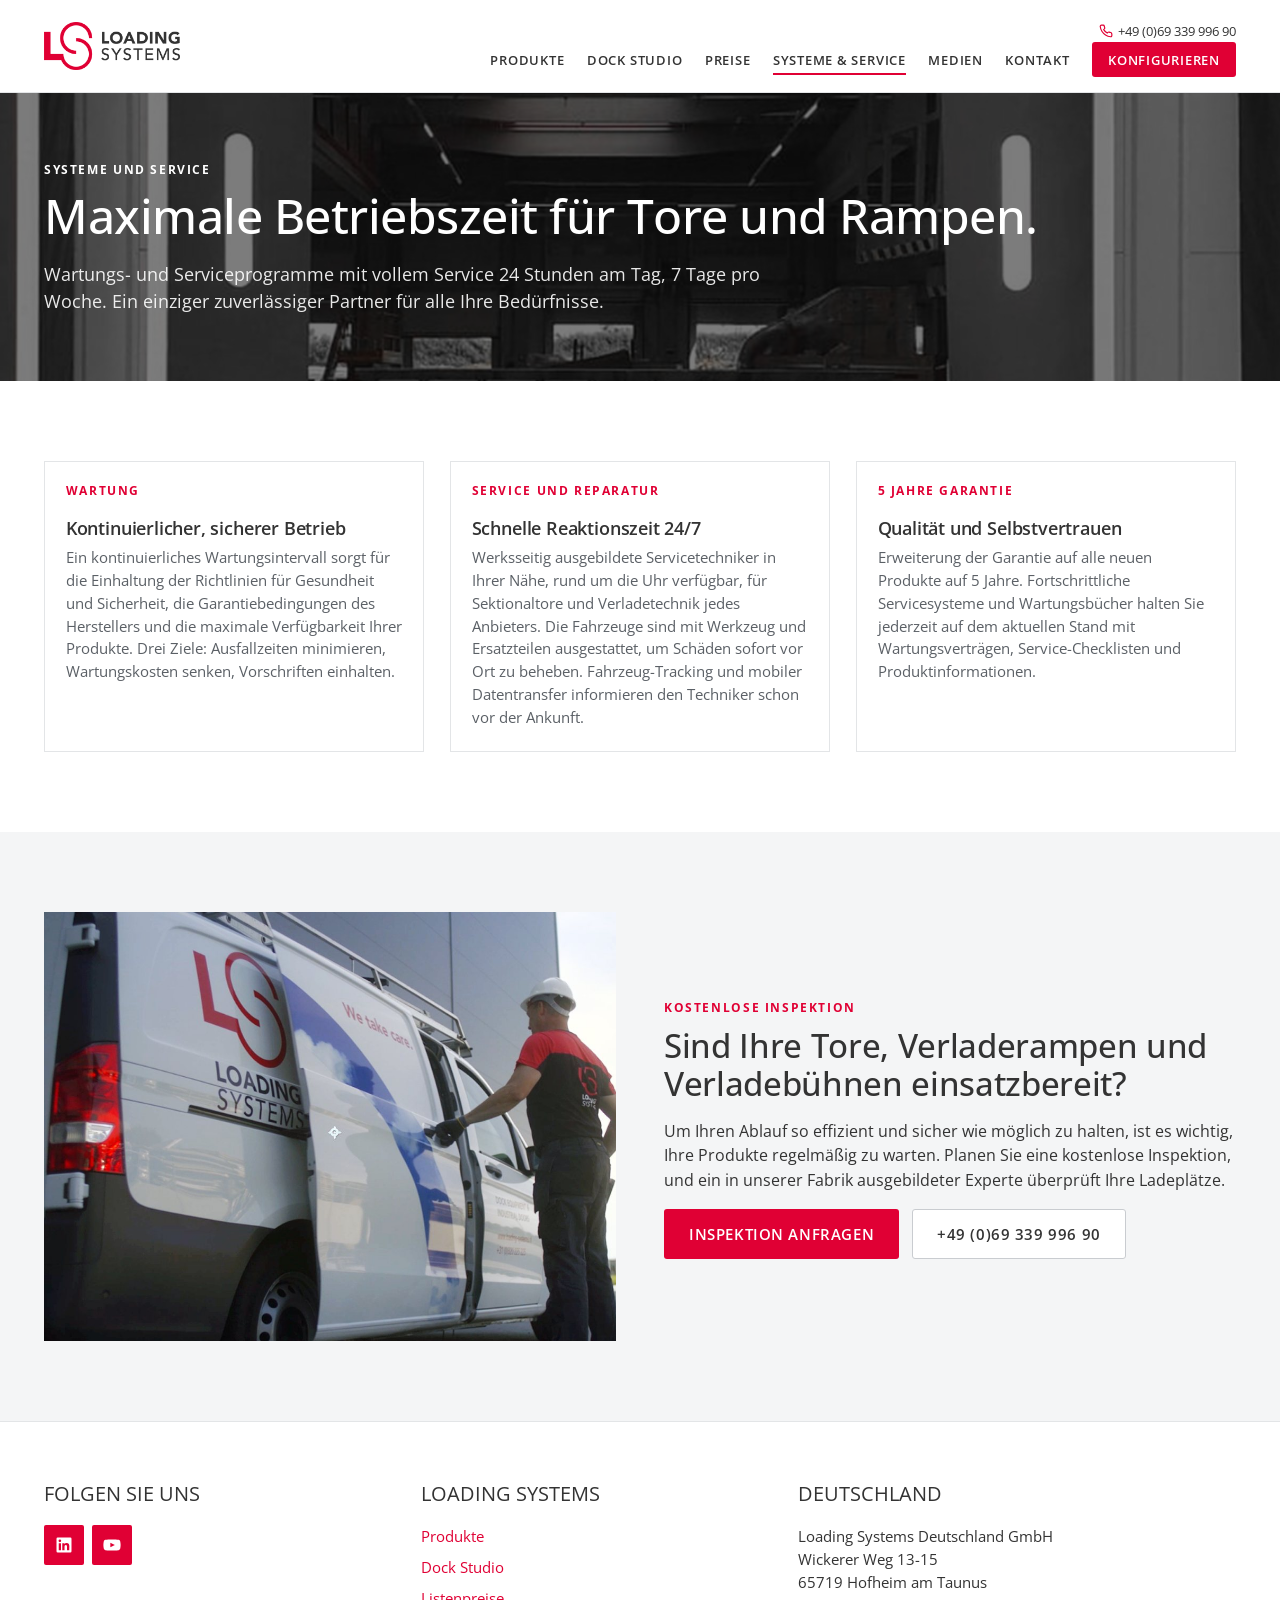
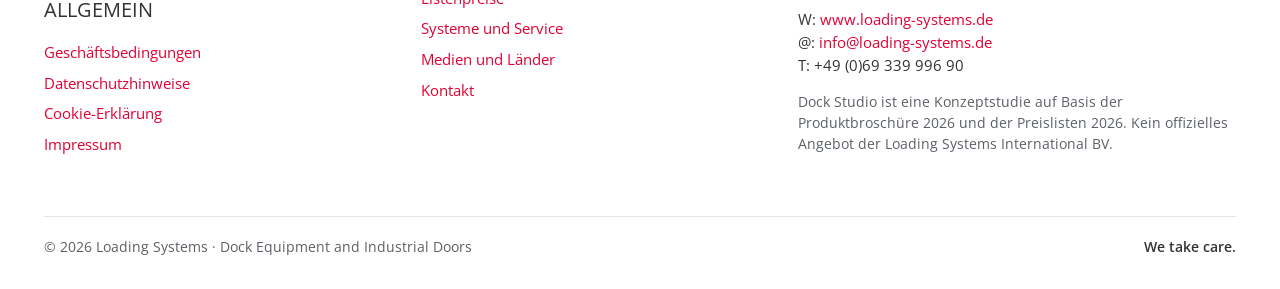
<file: service.html>
<!DOCTYPE html>
<html lang="de">
<head>
  <meta charset="UTF-8"><meta name="viewport" content="width=device-width, initial-scale=1.0">
  <title>Systeme und Service · Wartung, Reparatur, 24/7 · Loading Systems</title>
  <meta name="description" content="Service und Wartung für Industrietore und Verladetechnik aller Hersteller: 24/7, werksseitig ausgebildete Techniker, Fahrzeuge mit Werkzeug und Ersatzteilen, Wartungsverträge, 5 Jahre Garantie.">
  <link rel="icon" type="image/png" href="assets/img/favicon.png"><meta name="theme-color" content="#e00034">
  <link rel="preconnect" href="https://fonts.googleapis.com"><link rel="preconnect" href="https://fonts.gstatic.com" crossorigin>
  <link href="https://fonts.googleapis.com/css2?family=Open+Sans:wght@400;500;600;700&display=swap" rel="stylesheet">
  <link rel="stylesheet" href="assets/css/style.css?v=1">
</head>
<body>
  <div data-include="partials/header.html" data-root=""></div>
  <main>
    <section class="page-hero has-img" style="background-image:url('assets/img/maintenance.jpg')"><div class="container"><span class="eyebrow" style="color:#fff">Systeme und Service</span><h1>Maximale Betriebszeit für Tore und Rampen.</h1><p class="lead">Wartungs- und Serviceprogramme mit vollem Service 24 Stunden am Tag, 7 Tage pro Woche. Ein einziger zuverlässiger Partner für alle Ihre Bedürfnisse.</p></div></section>
    <section class="block"><div class="container grid-3">
      <div class="tile"><div class="body"><span class="eyebrow">Wartung</span><h3>Kontinuierlicher, sicherer Betrieb</h3><p>Ein kontinuierliches Wartungsintervall sorgt für die Einhaltung der Richtlinien für Gesundheit und Sicherheit, die Garantiebedingungen des Herstellers und die maximale Verfügbarkeit Ihrer Produkte. Drei Ziele: Ausfallzeiten minimieren, Wartungskosten senken, Vorschriften einhalten.</p></div></div>
      <div class="tile"><div class="body"><span class="eyebrow">Service und Reparatur</span><h3>Schnelle Reaktionszeit 24/7</h3><p>Werksseitig ausgebildete Servicetechniker in Ihrer Nähe, rund um die Uhr verfügbar, für Sektionaltore und Verladetechnik jedes Anbieters. Die Fahrzeuge sind mit Werkzeug und Ersatzteilen ausgestattet, um Schäden sofort vor Ort zu beheben. Fahrzeug-Tracking und mobiler Datentransfer informieren den Techniker schon vor der Ankunft.</p></div></div>
      <div class="tile"><div class="body"><span class="eyebrow">5 Jahre Garantie</span><h3>Qualität und Selbstvertrauen</h3><p>Erweiterung der Garantie auf alle neuen Produkte auf 5 Jahre. Fortschrittliche Servicesysteme und Wartungsbücher halten Sie jederzeit auf dem aktuellen Stand mit Wartungsverträgen, Service-Checklisten und Produktinformationen.</p></div></div>
    </div></section>
    <section class="block alt"><div class="container split">
      <div class="media"><img src="assets/img/service.jpg" alt="Servicetechniker am Fahrzeug" loading="lazy"></div>
      <div><span class="eyebrow">Kostenlose Inspektion</span><h2>Sind Ihre Tore, Verladerampen und Verladebühnen einsatzbereit?</h2><p>Um Ihren Ablauf so effizient und sicher wie möglich zu halten, ist es wichtig, Ihre Produkte regelmäßig zu warten. Planen Sie eine kostenlose Inspektion, und ein in unserer Fabrik ausgebildeter Experte überprüft Ihre Ladeplätze.</p><div class="hero-actions"><a class="btn btn-primary" href="kontakt.html?thema=Inspektion">Inspektion anfragen</a><a class="btn btn-ghost" href="tel:+496933999690">+49 (0)69 339 996 90</a></div></div>
    </div></section>
  </main>
  <div data-include="partials/footer.html" data-root=""></div>
  <script src="assets/js/main.js"></script>
</body>
</html>
</file>
<file: assets/css/style.css>
/* Loading Systems · site styles (brand: Open Sans, red #e00034, dark grey #333, white) */
:root {
  --red: #e00034; --red-dark: #b8002b; --ink: #333333; --ink-2: #111111; --text-soft: #5b6066; --muted: #6f757b; --line: #e3e5e7; --line-dark: #c9ccd0; --bg-soft: #f4f5f6; --white: #fff;
  --font: "Open Sans", "Segoe UI", system-ui, -apple-system, Arial, sans-serif; --maxw: 1240px; --radius: 3px; --shadow: 0 14px 40px rgba(17, 17, 17, .14); --shadow-card: 0 2px 12px rgba(17, 17, 17, .07);
}
* { box-sizing: border-box; }
html { scroll-behavior: smooth; }
body { margin: 0; font-family: var(--font); color: var(--ink); background: #fff; line-height: 1.55; -webkit-font-smoothing: antialiased; }
img { max-width: 100%; display: block; }
a { color: var(--red); text-decoration: none; } a:hover { text-decoration: underline; }
h1, h2, h3 { font-weight: 500; line-height: 1.15; margin: 0 0 .6rem; letter-spacing: -.01em; }
h1 { font-size: clamp(2rem, 4vw, 3rem); } h2 { font-size: clamp(1.6rem, 2.6vw, 2.2rem); } h3 { font-size: 1.15rem; font-weight: 600; }
.container { max-width: var(--maxw); margin: 0 auto; padding: 0 24px; }
.eyebrow { display: inline-block; font-size: .72rem; letter-spacing: .14em; text-transform: uppercase; font-weight: 700; color: var(--red); margin-bottom: .6rem; }
.btn { display: inline-flex; align-items: center; gap: .5rem; padding: .8rem 1.5rem; border-radius: var(--radius); font: inherit; font-weight: 600; font-size: .92rem; text-transform: uppercase; letter-spacing: .04em; cursor: pointer; border: 1.5px solid transparent; transition: .15s; text-decoration: none !important; }
.btn-primary { background: var(--red); color: #fff; } .btn-primary:hover { background: var(--red-dark); }
.btn-ghost { background: #fff; color: var(--ink); border-color: var(--line-dark); } .btn-ghost:hover { border-color: var(--ink); }
.btn-white { background: #fff; color: var(--red); } .btn-white:hover { background: #f6f6f6; }
.btn-sm { padding: .55rem 1rem; font-size: .8rem; }
.btn svg { width: 16px; height: 16px; fill: none; stroke: currentColor; stroke-width: 2; stroke-linecap: round; stroke-linejoin: round; }

/* header (white, logo left, uppercase nav right, phone above like loading-systems.com) */
.site-header { position: sticky; top: 0; z-index: 50; background: #fff; box-shadow: 0 1px 0 var(--line); }
.site-header .container { display: flex; align-items: center; justify-content: space-between; min-height: 92px; gap: 2rem; }
.brand img { height: 48px; width: auto; }
.nav-wrap { display: flex; flex-direction: column; align-items: flex-end; gap: .35rem; }
.topline { font-size: .82rem; color: var(--ink); display: flex; gap: 1.2rem; align-items: center; } .topline a { color: var(--ink); } .topline svg { width: 14px; height: 14px; stroke: var(--red); fill: none; stroke-width: 2; vertical-align: -2px; margin-right: .3rem; }
.nav { display: flex; gap: 1.4rem; list-style: none; margin: 0; padding: 0; align-items: center; }
.nav a { color: var(--ink); font-size: .8rem; letter-spacing: .06em; text-transform: uppercase; font-weight: 600; padding: .3rem 0; border-bottom: 2px solid transparent; }
.nav a:hover, .nav a.is-active { text-decoration: none; border-bottom-color: var(--red); }
.nav .nav-cta { background: var(--red); color: #fff; padding: .55rem 1rem; border-radius: var(--radius); border: 0; } .nav .nav-cta:hover { background: var(--red-dark); }
.nav-toggle { display: none; border: 0; background: none; width: 44px; height: 44px; cursor: pointer; } .nav-toggle span { display: block; width: 24px; height: 2px; background: var(--ink); margin: 5px auto; }
@media (max-width: 980px) { .nav-wrap { position: fixed; inset: 92px 0 auto 0; background: #fff; padding: 1rem 24px 1.5rem; box-shadow: var(--shadow); display: none; align-items: stretch; } .nav-wrap.is-open { display: flex; } .nav { flex-direction: column; align-items: flex-start; gap: .4rem; } .nav-toggle { display: block; } .topline { order: 2; } }

/* hero */
.hero { position: relative; min-height: 78vh; display: grid; align-items: center; color: #fff; background: #333 center/cover no-repeat; }
.hero::before { content: ""; position: absolute; inset: 0; background: linear-gradient(90deg, rgba(17, 17, 17, .72), rgba(17, 17, 17, .25)); }
.hero .container { position: relative; padding-top: 4rem; padding-bottom: 4rem; max-width: 1240px; }
.hero h1 { font-weight: 400; max-width: 760px; } .hero h1 strong { font-weight: 700; }
.hero p.lead { font-size: 1.15rem; max-width: 640px; margin: 1rem 0 1.8rem; color: #e9eaec; }
.hero-actions { display: flex; gap: .8rem; flex-wrap: wrap; }

/* sections */
.block { padding: 5rem 0; } .block.alt { background: var(--bg-soft); } .block.dark { background: var(--ink-2); color: #fff; }
.section-title-row { max-width: 760px; margin-bottom: 2.2rem; } .section-title-row p { color: var(--text-soft); font-size: 1.05rem; margin: 0; } .block.dark .section-title-row p { color: #c9ccd0; }
.title-two { font-size: clamp(2rem, 4vw, 3rem); font-weight: 400; text-transform: uppercase; line-height: 1.02; } .title-two b { display: block; color: var(--red); font-weight: 400; }
.grid-3 { display: grid; grid-template-columns: repeat(3, 1fr); gap: 1.6rem; } .grid-4 { display: grid; grid-template-columns: repeat(4, 1fr); gap: 1.2rem; } .grid-2 { display: grid; grid-template-columns: 1fr 1fr; gap: 2.4rem; align-items: center; }
.tile { background: #fff; border: 1px solid var(--line); overflow: hidden; display: flex; flex-direction: column; transition: .2s; } .tile:hover { box-shadow: var(--shadow); transform: translateY(-2px); }
.tile .img { aspect-ratio: 4 / 3; background: var(--bg-soft) center/cover; } .tile .img img { width: 100%; height: 100%; object-fit: cover; }
.tile .body { padding: 1.2rem 1.3rem 1.4rem; display: grid; gap: .5rem; } .tile h3 { margin: 0; } .tile p { margin: 0; color: var(--text-soft); font-size: .92rem; } .tile .text-link { margin-top: auto; }
.text-link { font-weight: 600; font-size: .9rem; text-transform: uppercase; letter-spacing: .05em; }
.kpi { display: grid; gap: .2rem; } .kpi strong { font-size: 2.4rem; font-weight: 700; color: var(--red); line-height: 1; } .kpi span { color: var(--text-soft); font-size: .9rem; }
.split { display: grid; grid-template-columns: 1fr 1fr; gap: 3rem; align-items: center; } .split .media img { width: 100%; aspect-ratio: 4 / 3; object-fit: cover; }
.checks { list-style: none; padding: 0; margin: 1rem 0 1.6rem; display: grid; gap: .5rem; } .checks li { display: flex; gap: .6rem; align-items: flex-start; } .checks svg { width: 18px; height: 18px; flex: none; stroke: var(--red); fill: none; stroke-width: 2.4; margin-top: .15rem; }
.promo { background: var(--ink-2); color: #fff; }
.promo .media img { width: 100%; aspect-ratio: 16 / 10; object-fit: cover; } .promo .checks li { color: #e3e5e7; }
.quad { display: grid; grid-template-columns: repeat(4, 1fr); } .quad a { position: relative; min-height: 420px; display: flex; flex-direction: column; justify-content: flex-start; padding: 2.2rem 1.6rem; color: #fff; background: #333 center/cover; text-decoration: none !important; }
.quad a::before { content: ""; position: absolute; inset: 0; background: linear-gradient(180deg, rgba(17, 17, 17, .55), rgba(17, 17, 17, .1) 60%, rgba(17, 17, 17, .5)); } .quad a > * { position: relative; }
.quad h3 { font-size: 1.5rem; font-weight: 400; text-transform: uppercase; margin-bottom: .5rem; } .quad p { margin: 0 0 1.2rem; color: #e9eaec; font-size: .95rem; } .quad .btn { align-self: flex-start; }

/* country media hub */
.countries { display: grid; grid-template-columns: repeat(3, 1fr); gap: 1.2rem; }
.country { border: 1px solid var(--line); background: #fff; padding: 1.3rem 1.4rem; display: grid; gap: .5rem; }
.country .flag { font-size: 1.6rem; } .country h3 { margin: 0; } .country p { margin: 0; color: var(--text-soft); font-size: .9rem; }
.country .links { display: flex; gap: .6rem; flex-wrap: wrap; margin-top: .4rem; } .country .links a { display: inline-flex; align-items: center; gap: .4rem; font-size: .82rem; font-weight: 600; padding: .45rem .8rem; border: 1.5px solid var(--line-dark); border-radius: var(--radius); color: var(--ink); } .country .links a:hover { border-color: var(--red); color: var(--red); text-decoration: none; }
.country .links a.li { background: #0a66c2; color: #fff; border-color: #0a66c2; } .country .links a.li:hover { background: #084f96; color: #fff; }
.country .links svg { width: 14px; height: 14px; fill: currentColor; }
.linkedin-embed { border: 1px solid var(--line); background: #fff; aspect-ratio: 4 / 3; display: grid; place-items: center; text-align: center; padding: 2rem; color: var(--text-soft); }

/* forms */
.form-field { display: grid; gap: .3rem; margin-bottom: 1rem; } .form-field label { font-size: .82rem; font-weight: 600; } .form-field input, .form-field textarea, .form-field select { font: inherit; padding: .7rem .8rem; border: 1.5px solid var(--line-dark); border-radius: var(--radius); } .form-field textarea { min-height: 160px; }

/* footer */
.site-footer { background: #fff; border-top: 1px solid var(--line); padding: 3.5rem 0 2rem; color: var(--ink); font-size: .92rem; }
.site-footer .cols { display: grid; grid-template-columns: 1fr 1fr 1.3fr; gap: 2.5rem; } .site-footer h4 { font-weight: 400; font-size: 1.25rem; margin: 0 0 1rem; text-transform: uppercase; }
.site-footer ul { list-style: none; margin: 0; padding: 0; display: grid; gap: .5rem; } .site-footer a { color: var(--red); }
.social { display: flex; gap: .5rem; margin-bottom: 1.8rem; } .social a { width: 40px; height: 40px; display: grid; place-items: center; color: #fff; background: var(--red); border-radius: 2px; } .social a svg { width: 18px; height: 18px; fill: currentColor; }
.site-footer .bottom { display: flex; justify-content: space-between; margin-top: 3rem; padding-top: 1.2rem; border-top: 1px solid var(--line); font-size: .85rem; color: var(--text-soft); } .site-footer .bottom em { font-style: normal; font-weight: 600; color: var(--ink); }
.page-hero { background: var(--bg-soft); padding: 4rem 0 3rem; } .page-hero.has-img { color: #fff; background: #333 center/cover; position: relative; } .page-hero.has-img::before { content: ""; position: absolute; inset: 0; background: rgba(17, 17, 17, .55); } .page-hero.has-img .container { position: relative; }
.page-hero p.lead { max-width: 720px; font-size: 1.1rem; color: inherit; opacity: .9; }
.table-wrap { overflow-x: auto; } table.price { width: 100%; border-collapse: collapse; background: #fff; font-size: .88rem; } table.price th, table.price td { padding: .55rem .7rem; border-bottom: 1px solid var(--line); text-align: right; white-space: nowrap; } table.price th:first-child, table.price td:first-child { text-align: left; } table.price thead th { font-size: .72rem; text-transform: uppercase; letter-spacing: .08em; color: var(--muted); }
@media (max-width: 980px) { .grid-3, .grid-4, .countries, .quad { grid-template-columns: 1fr 1fr; } .split, .grid-2, .site-footer .cols { grid-template-columns: 1fr; } .quad a { min-height: 300px; } }
@media (max-width: 600px) { .grid-3, .grid-4, .countries, .quad { grid-template-columns: 1fr; } .block { padding: 3.2rem 0; } .hero { min-height: 70vh; } }
</file>
<file: assets/css/konfigurator.css>
/* ============================================================
   Loading Systems · Dock Studio (3D-Konfigurator)
   ============================================================ */
.cfg-page .site-header { position: relative; }
.cfg [hidden], .cfg-page [hidden] { display: none !important; }
.cfg { --sheet-h: 0px; --cfg-top: 92px; display: grid; grid-template-columns: minmax(0, 1fr) 460px; min-height: 640px; height: calc(100vh - var(--cfg-top)); height: calc(100dvh - var(--cfg-top)); background: var(--bg-soft); }

/* ---- Stage ---- */
.cfg-stage { position: relative; background: #dfe3e7; overflow: hidden; }
.cfg-canvas-wrap { position: absolute; inset: 0; }
.cfg-canvas-wrap canvas { width: 100%; height: 100%; display: block; touch-action: none; }
.cfg-loading { position: absolute; inset: 0; display: flex; align-items: center; justify-content: center; gap: .7rem; color: var(--ink-2); font-weight: 500; background: #dfe3e7; z-index: 3; transition: opacity .4s; }
.cfg-loading.done { opacity: 0; pointer-events: none; }
.spinner { width: 18px; height: 18px; border-radius: 50%; border: 2px solid rgba(17,17,17,.15); border-top-color: var(--red); animation: spin .8s linear infinite; }
@keyframes spin { to { transform: rotate(360deg); } }

.cfg-stage-top { position: absolute; top: 18px; left: 18px; right: 18px; z-index: 5; display: flex; justify-content: space-between; align-items: flex-start; gap: 1rem; pointer-events: none; }
.cfg-stage-top > * { pointer-events: auto; }
.cfg-tabs { display: inline-flex; background: rgba(255,255,255,.92); border: 1px solid var(--line); border-radius: 3px; padding: 3px; backdrop-filter: blur(6px); }
.cfg-tab { border: 0; background: transparent; padding: .5rem .9rem; font: inherit; font-family: var(--font); font-weight: 600; font-size: .84rem; color: var(--text-soft); cursor: pointer; border-radius: 2px; display: inline-flex; align-items: center; gap: .45rem; }
.cfg-tab svg, .cfg-iconbtn svg, .cfg-step-head .chev, .cfg-dock .btn svg { width: 16px; height: 16px; fill: none; stroke: currentColor; stroke-width: 1.8; stroke-linecap: round; stroke-linejoin: round; }
.cfg-tab[aria-selected="true"] { background: var(--ink-2); color: #fff; }
.cfg-stage-title { text-align: right; font-family: var(--font); line-height: 1.2; background: rgba(255,255,255,.86); padding: .5rem .8rem; border-radius: 3px; border: 1px solid var(--line); backdrop-filter: blur(6px); }
.cfg-stage-title strong { display: block; font-size: .92rem; color: var(--ink-2); font-weight: 700; }
.cfg-stage-title span { font-size: .76rem; color: var(--text-soft); }

.cfg-stage-bottom { position: absolute; left: 18px; right: 18px; bottom: 18px; z-index: 5; display: flex; justify-content: space-between; align-items: flex-end; gap: 1rem; pointer-events: none; }
.cfg-stage-bottom > * { pointer-events: auto; }
.cfg-views > div { display: flex; gap: 4px; background: rgba(255,255,255,.92); border: 1px solid var(--line); border-radius: 3px; padding: 3px; backdrop-filter: blur(6px); }
.cfg-views button { border: 0; background: transparent; font: inherit; font-size: .84rem; font-weight: 500; padding: .45rem .8rem; color: var(--text-soft); cursor: pointer; border-radius: 2px; white-space: nowrap; }
.cfg-views button:hover { color: var(--ink-2); }
.cfg-views button.is-active { background: var(--red); color: #fff; }
.btn-sm { padding: .6rem 1rem; font-size: .88rem; }

.cfg-dock { display: flex; align-items: center; gap: .4rem; background: rgba(255,255,255,.94); border: 1px solid var(--line); border-radius: 3px; padding: .25rem .35rem .25rem .6rem; backdrop-filter: blur(6px); }
.cfg-dock-row { display: flex; align-items: center; gap: .45rem; }
.cfg-dock-label { font-size: .58rem; font-weight: 700; text-transform: uppercase; letter-spacing: .05em; color: var(--red); min-width: 84px; }
.cfg-dock input[type=range] { width: 56px; accent-color: var(--red); }
.cfg-dock .btn-sm { padding: .32rem .55rem; font-size: .68rem; min-height: 30px; white-space: nowrap; }
.cfg-dock .btn-primary.btn-sm { padding: .45rem .8rem; font-size: .74rem; min-height: 36px; }
.cfg-dock .cfg-manual { padding: .5rem .9rem; font-size: .76rem; min-height: 38px; font-weight: 700; } .cfg-dock .cfg-manual svg { width: 17px; height: 17px; }
.cfg-dock-sep { width: 1px; height: 22px; background: var(--line); margin: 0 .15rem; }
.cfg-dock .cfg-manual.is-on { background: #333; color: #fff; border-color: #333; }
.cfg-save span { display: inline; }

/* Dimension label + hint */
.cfg-dim { position: absolute; z-index: 4; transform: translate(-50%, -100%); display: inline-flex; align-items: center; gap: .45rem; background: rgba(255,255,255,.94); color: var(--ink-2); font-size: .78rem; font-weight: 500; padding: .35rem .7rem; border-radius: 999px; box-shadow: 0 2px 10px rgba(0,14,40,.15); pointer-events: none; white-space: nowrap; font-family: var(--font); }
.cfg-dim .dot { width: 8px; height: 8px; border-radius: 50%; background: var(--red); }
.cfg-dim::after { content: ""; position: absolute; left: 50%; bottom: -5px; width: 8px; height: 8px; background: rgba(255,255,255,.94); transform: translateX(-50%) rotate(45deg); }
.cfg-hint-overlay { position: absolute; left: 50%; bottom: 76px; transform: translateX(-50%); z-index: 5; display: inline-flex; align-items: center; gap: .5rem; background: rgba(17,17,17,.82); color: #fff; font-size: .84rem; padding: .55rem .9rem; border-radius: 999px; pointer-events: none; white-space: nowrap; animation: hintIn .4s ease; }
@keyframes hintIn { from { opacity: 0; transform: translate(-50%, 6px); } to { opacity: 1; transform: translate(-50%, 0); } }

/* ---- Panel ---- */
.cfg-panel { background: #fff; border-left: 1px solid var(--line); display: flex; flex-direction: column; min-height: 0; overflow: hidden; }
.cfg-panel-scroll { flex: 1; min-height: 0; overflow-y: auto; overscroll-behavior: contain; padding: 1.8rem 1.7rem 1.2rem; scroll-behavior: smooth; -webkit-overflow-scrolling: touch; }
.cfg-sheet-grip, .cfg-stepnav { display: none; }
.cfg-head-row { display: flex; justify-content: space-between; align-items: center; gap: 1rem; }
.cfg-reset { border: 0; background: transparent; color: var(--muted); font: inherit; font-size: .82rem; cursor: pointer; text-decoration: underline; text-underline-offset: 3px; padding: 0; }
.cfg-reset:hover { color: var(--red); }
.cfg-panel-head h1 { font-size: 1.55rem; margin: 0 0 .5rem; }
.cfg-panel-head p { margin: 0 0 1.2rem; color: var(--text-soft); font-size: .93rem; }
.cfg-panel-head .cfg-subhead { margin-top: .2rem; }
.cfg-subhead { font-size: .74rem; text-transform: uppercase; letter-spacing: .12em; color: var(--muted); margin: 1rem 0 .5rem; font-weight: 600; }
.cfg-step-body > .cfg-subhead:first-child, .cfg-step-body > div > .cfg-subhead:first-child { margin-top: 0; }
.cfg-help { font-size: .82rem; color: var(--text-soft); margin: .4rem 0 .8rem; }

.cfg-step { border-top: 1px solid var(--line); margin-top: .6rem; scroll-margin-top: 8px; }
.cfg-step-head { width: 100%; display: flex; align-items: center; gap: .6rem; border: 0; background: transparent; padding: 1rem 0; font: inherit; font-family: var(--font); font-size: .95rem; font-weight: 600; color: var(--ink-2); cursor: pointer; text-align: left; min-height: 48px; }
.cfg-step-head .num { width: 24px; height: 24px; border-radius: 50%; background: var(--red); color: #fff; display: grid; place-items: center; font-size: .75rem; font-weight: 600; flex: none; }
.cfg-step-head .t { flex: 1; min-width: 0; }
.cfg-step-head .chev { width: 18px; height: 18px; color: var(--muted); transition: transform .2s; flex: none; }
.cfg-sel { font-size: .74rem; font-weight: 500; color: var(--red); font-family: var(--font); text-align: right; max-width: 42%; overflow: hidden; text-overflow: ellipsis; white-space: nowrap; display: none; }
.cfg-step.is-collapsed .cfg-sel { display: block; }
.cfg-step.is-collapsed .chev { transform: rotate(-90deg); }
.cfg-step.is-collapsed .cfg-step-body { display: none; }
.cfg-step-body { padding: 0 0 1.2rem; }

.cfg-cards { display: grid; grid-template-columns: repeat(3, 1fr); gap: .6rem; }
.cfg-card { position: relative; border: 1.5px solid var(--line); border-radius: 3px; background: #fff; padding: .8rem .6rem .7rem; cursor: pointer; text-align: center; font: inherit; color: var(--ink-2); display: grid; justify-items: center; gap: .45rem; transition: .15s; min-height: 44px; }
.cfg-card svg { width: 46px; height: 34px; color: var(--ink-2); fill: none; stroke: currentColor; stroke-width: 1.6; stroke-linecap: round; stroke-linejoin: round; }
.cfg-card span { display: grid; gap: .15rem; font-family: var(--font); line-height: 1.25; } .cfg-card strong { font-size: .78rem; font-weight: 700; line-height: 1.2; } .cfg-card small { display: block; font-size: .7rem; color: var(--muted); font-weight: 400; }
.cfg-card:hover { border-color: var(--line-dark); }
.cfg-card[aria-pressed="true"] { border-color: var(--red); background: #fdeef1; box-shadow: inset 0 0 0 1px var(--red); }
.cfg-cards-list { grid-template-columns: 1fr; gap: .4rem; } .cfg-cards-list .cfg-card { text-align: left; grid-template-columns: 1fr; justify-items: start; padding: .7rem .8rem; } .cfg-cards-list .cfg-card strong { font-size: .84rem; } .cfg-cards-list .cfg-card small { font-size: .74rem; line-height: 1.35; }
.cfg-facts { margin: .9rem 0 0; padding: 0; list-style: none; display: grid; gap: .3rem; font-size: .82rem; color: var(--text-soft); }
.cfg-facts li { padding-left: 1.1rem; position: relative; }
.cfg-facts li::before { content: ""; position: absolute; left: 0; top: .5em; width: 6px; height: 6px; background: var(--red); border-radius: 1px; }

.cfg-chips { display: flex; flex-wrap: wrap; gap: .45rem; }
.cfg-chip { border: 1.5px solid var(--line); background: #fff; border-radius: 999px; padding: .42rem .9rem; font: inherit; font-size: .84rem; font-weight: 500; color: var(--ink-2); cursor: pointer; transition: .15s; min-height: 38px; }
.cfg-chip:hover { border-color: var(--line-dark); }
.cfg-chip[aria-pressed="true"] { border-color: var(--red); background: var(--red); color: #fff; }

.cfg-swatches { display: grid; grid-template-columns: repeat(6, 1fr); gap: .55rem .4rem; margin-top: .6rem; }
.cfg-swatches.small { grid-template-columns: repeat(4, 1fr); margin-top: 0; }
.cfg-swatch { border: 0; background: transparent; padding: 0; cursor: pointer; display: grid; justify-items: center; gap: .3rem; font: inherit; color: var(--text-soft); }
.cfg-swatch .dot { width: 40px; height: 40px; border-radius: 50%; border: 2px solid #fff; box-shadow: inset 0 0 0 1px rgba(0,0,0,.08), 0 0 0 1.5px var(--line); background-size: cover; transition: .15s; }
.cfg-swatch:hover .dot { box-shadow: inset 0 0 0 1px rgba(0,0,0,.08), 0 0 0 1.5px var(--line-dark); }
.cfg-swatch[aria-pressed="true"] .dot { box-shadow: inset 0 0 0 1px rgba(0,0,0,.08), 0 0 0 2.5px var(--red); }
.cfg-swatch small { font-size: .7rem; line-height: 1.2; text-align: center; }
.cfg-swatch[aria-pressed="true"] small { color: var(--red); font-weight: 600; }
.cfg-swatches.small .cfg-swatch .dot { width: 54px; height: 54px; border-radius: 6px; }

.cfg-switch { display: flex; align-items: center; gap: .8rem; padding: .5rem 0; cursor: pointer; }
.cfg-switch input { position: absolute; opacity: 0; width: 0; height: 0; }
.cfg-switch .track { width: 42px; height: 24px; border-radius: 12px; background: #c9d1dd; position: relative; flex: none; transition: .2s; }
.cfg-switch .track::after { content: ""; position: absolute; top: 3px; left: 3px; width: 18px; height: 18px; border-radius: 50%; background: #fff; transition: .2s; box-shadow: 0 1px 3px rgba(0,0,0,.25); }
.cfg-switch input:checked + .track { background: var(--red); }
.cfg-switch input:checked + .track::after { left: 21px; }
.cfg-switch input:focus-visible + .track { outline: 2px solid var(--red); outline-offset: 2px; }
.cfg-switch .text { display: grid; line-height: 1.3; }
.cfg-switch strong { font-weight: 500; font-size: .92rem; color: var(--ink-2); }
.cfg-switch small { color: var(--muted); font-size: .8rem; }

.cfg-size { display: grid; grid-template-columns: 1fr 1fr; gap: .6rem; margin-bottom: .6rem; }
.cfg-size label { display: grid; gap: .3rem; font-size: .78rem; color: var(--text-soft); font-weight: 500; }
.cfg-size .unit { display: flex; align-items: center; border: 1.5px solid var(--line); border-radius: 3px; padding-right: .6rem; color: var(--muted); font-size: .8rem; background: #fff; }
.cfg-size .unit:focus-within { border-color: var(--red); }
.cfg-size input { border: 0; width: 100%; padding: .55rem .6rem; font: inherit; font-size: 1rem; color: var(--ink-2); background: transparent; -moz-appearance: textfield; }
.cfg-size input::-webkit-outer-spin-button, .cfg-size input::-webkit-inner-spin-button { -webkit-appearance: none; }
.cfg-size input:focus { outline: none; }

/* Summary + price */
.cfg-summary { border-top: 2px solid var(--ink-2); padding-top: 1.2rem; margin-top: .6rem; scroll-margin-top: 8px; }
.cfg-summary h2 { font-size: 1rem; margin-bottom: .8rem; }
.cfg-summary dl { display: grid; grid-template-columns: auto 1fr; gap: .35rem 1rem; margin: 0 0 1rem; font-size: .86rem; }
.cfg-summary dt { color: var(--muted); }
.cfg-summary dd { margin: 0; color: var(--ink-2); font-weight: 500; }
.cfg-pricebox { background: var(--bg-soft); border-left: 3px solid var(--red); padding: .8rem 1rem; margin: 0 0 1rem; }
.cfg-price-total { display: flex; justify-content: space-between; align-items: baseline; gap: 1rem; }
.cfg-price-total span { font-size: .78rem; text-transform: uppercase; letter-spacing: .1em; color: var(--text-soft); font-weight: 600; }
.cfg-price-total strong { font-family: var(--font); font-size: 1.45rem; color: var(--ink-2); }
.cfg-price-lines { list-style: none; margin: .6rem 0 0; padding: .5rem 0 0; border-top: 1px dashed var(--line-dark); font-size: .8rem; color: var(--text-soft); display: grid; gap: .2rem; }
.cfg-price-lines li { display: flex; justify-content: space-between; gap: 1rem; }
.cfg-price-lines li span:last-child { flex: none; color: var(--ink-2); }
.cfg-price-lines .is-head { font-weight: 700; color: var(--ink-2); border-bottom: 1px solid var(--line); padding-bottom: .25rem; margin-bottom: .2rem; }
.cfg-price-note { font-size: .74rem; color: var(--muted); margin: .6rem 0 0; line-height: 1.4; }
.cfg-price-quote { margin-top: .8rem; padding-top: .7rem; border-top: 1px dashed var(--line-dark); font-size: .8rem; } .cfg-price-quote span { font-size: .72rem; text-transform: uppercase; letter-spacing: .08em; color: var(--text-soft); font-weight: 700; } .cfg-price-quote ul { margin: .4rem 0 0; padding-left: 1.1rem; color: var(--ink); display: grid; gap: .15rem; }
.cfg-summary-actions { display: grid; grid-template-columns: 1fr auto; gap: .6rem; }
.cfg-note { font-size: .8rem; color: var(--text-soft); margin: .7rem 0 0; }
#shareNote { color: var(--red); }

.cfg-sticky { order: 5; padding: .7rem 1.7rem; background: rgba(255,255,255,.96); border-top: 1px solid var(--line); display: flex; align-items: center; justify-content: space-between; gap: .8rem; z-index: 3; box-shadow: 0 -6px 18px rgba(0,14,40,.06); }
.cfg-sticky-text { display: flex; align-items: center; gap: .55rem; font-size: .82rem; color: var(--text-soft); min-width: 0; }
.cfg-sticky-text span { overflow: hidden; text-overflow: ellipsis; white-space: nowrap; }
.cfg-sticky-text strong { flex: none; color: var(--ink-2); font-family: var(--font); }

/* ---- Responsive ---- */
@media (max-width: 1180px) { .cfg { grid-template-columns: minmax(0, 1fr) 380px; } .cfg-swatches { grid-template-columns: repeat(5, 1fr); } .cfg-dock-label { min-width: 0; } }
@media (max-width: 900px) {
  /* phone: the stage fills the screen, the panel becomes a draggable bottom sheet (height = --sheet-h, set by JS) */
  .cfg-page .site-header .container { min-height: 60px; gap: 1rem; } .cfg-page .brand img { height: 34px; } .cfg-page .nav-wrap { inset: 60px 0 auto 0; }
  .cfg { --cfg-top: 60px; display: block; position: relative; min-height: 0; height: calc(100vh - var(--cfg-top)); height: calc(100dvh - var(--cfg-top)); overflow: hidden; }
  .cfg-stage { position: absolute; inset: 0; }
  .cfg-panel { position: absolute; left: 0; right: 0; bottom: 0; height: var(--sheet-h); border-left: 0; border-radius: 18px 18px 0 0; box-shadow: 0 -10px 36px rgba(17,17,17,.22); transition: height .3s cubic-bezier(.2,.8,.2,1); will-change: height; touch-action: pan-y; }
  .cfg.no-anim .cfg-panel { transition: none; }
  .cfg-sheet-grip { display: flex; justify-content: center; align-items: center; height: 26px; border: 0; background: transparent; padding: 0; cursor: grab; touch-action: none; flex: none; }
  .cfg-sheet-grip span { width: 44px; height: 5px; border-radius: 3px; background: #cfd3d8; }
  .cfg-sticky { order: 0; padding: .2rem 16px .7rem; border-top: 0; box-shadow: none; touch-action: none; cursor: grab; flex: none; }
  .cfg-sticky-text { flex-direction: column; align-items: flex-start; gap: .05rem; } .cfg-sticky-text strong { font-size: 1.05rem; } .cfg-sticky-text span { font-size: .78rem; max-width: 56vw; }
  .cfg-stepnav { display: flex; gap: .35rem; padding: .2rem 16px .6rem; overflow-x: auto; scrollbar-width: none; border-bottom: 1px solid var(--line); flex: none; }
  .cfg-stepnav::-webkit-scrollbar { display: none; }
  .cfg-stepnav button { flex: none; border: 1.5px solid var(--line); background: #fff; border-radius: 999px; padding: .42rem .85rem; font: inherit; font-size: .8rem; font-weight: 600; color: var(--ink-2); cursor: pointer; min-height: 36px; }
  .cfg-stepnav button.is-active { background: var(--ink-2); border-color: var(--ink-2); color: #fff; }
  .cfg-panel-scroll { padding: .9rem 16px calc(1.5rem + env(safe-area-inset-bottom)); scroll-behavior: smooth; }
  .cfg[data-sheet="peek"] .cfg-stepnav, .cfg[data-sheet="peek"] .cfg-panel-scroll { visibility: hidden; }
  .cfg[data-sheet="full"] .cfg-stage-bottom, .cfg[data-sheet="full"] .cfg-stage-top, .cfg[data-sheet="full"] .cfg-dim { opacity: 0; pointer-events: none; }
  .cfg-stage-bottom, .cfg-stage-top, .cfg-dim { transition: opacity .25s; }
  .cfg-panel-head h1 { font-size: 1.2rem; } .cfg-panel-head p { font-size: .86rem; margin-bottom: .8rem; }
  .cfg-swatches { grid-template-columns: repeat(5, 1fr); } .cfg-swatch .dot { width: 44px; height: 44px; }
  .cfg-stage-top { top: 10px; left: 10px; right: 10px; }
  .cfg-stage-title { display: none; }
  .cfg-tab { padding: .4rem .6rem; font-size: .74rem; min-height: 34px; }
  .cfg-tab svg { display: none; }
  .cfg-stage-bottom { left: 10px; right: 10px; bottom: calc(var(--sheet-h) + 10px); flex-direction: column; align-items: stretch; gap: .5rem; transition: bottom .3s cubic-bezier(.2,.8,.2,1); }
  .cfg.no-anim .cfg-stage-bottom { transition: none; }
  .cfg-views > div { overflow-x: auto; scrollbar-width: none; justify-content: flex-start; } .cfg-views > div::-webkit-scrollbar { display: none; }
  .cfg-views button { padding: .4rem .7rem; font-size: .76rem; flex: none; min-height: 34px; }
  .cfg-stage-bottom { gap: .35rem; }
  .cfg-dock { padding: .25rem .3rem .25rem .6rem; gap: .4rem; } .cfg-dock-row { flex: 1; min-width: 0; flex-direction: row; align-items: center; gap: .5rem; }
  .cfg-dock-label { font-size: .7rem; min-width: 0; white-space: nowrap; overflow: hidden; text-overflow: ellipsis; max-width: 34vw; } .cfg-dock input[type=range] { flex: 1; min-width: 60px; }
  .cfg-save { display: none; }
  .cfg-dock .btn-sm { padding: .4rem .55rem; font-size: .66rem; white-space: nowrap; min-height: 34px; } .cfg-dock .btn svg { width: 14px; height: 14px; } .cfg-dock .cfg-manual { padding: .4rem .5rem; font-size: .66rem; min-height: 34px; } .cfg-dock-sep { display: none; } .cfg-dock-label { max-width: 22vw; font-size: .6rem; } .cfg-dock input[type=range] { min-width: 40px; }
  .cfg-save span { display: none; } .cfg-save { padding: .55rem .6rem; }
  .cfg-hint-overlay { bottom: auto; top: 62px; font-size: .78rem; }
  .cfg-cards { grid-template-columns: repeat(3, 1fr); } .cfg-card span strong { font-size: .72rem; }
  .cfg-summary-actions { grid-template-columns: 1fr 1fr; }
}
@media (max-width: 400px) { .cfg-cards { grid-template-columns: repeat(2, 1fr); } .cfg-swatches { grid-template-columns: repeat(4, 1fr); } }

/* interlock notice (door / leveller) */
.cfg-notice { position: absolute; left: 50%; top: 70px; transform: translateX(-50%); z-index: 6; display: flex; align-items: flex-start; gap: .7rem; max-width: min(92%, 460px); background: #fff; border: 1px solid var(--line); border-left: 4px solid var(--red); border-radius: 3px; padding: .7rem .9rem; box-shadow: 0 8px 24px rgba(0,0,0,.14); font-size: .84rem; line-height: 1.35; color: #333; pointer-events: none; animation: cfgNoticeIn .25s ease-out; }
.cfg-notice[hidden] { display: none; }
.cfg-notice svg { width: 22px; height: 22px; flex: none; fill: none; stroke: var(--red); stroke-width: 1.8; stroke-linecap: round; stroke-linejoin: round; margin-top: 1px; }
.cfg-notice strong { display: block; font-size: .72rem; text-transform: uppercase; letter-spacing: .08em; color: var(--red); margin-bottom: .15rem; }
@keyframes cfgNoticeIn { from { opacity: 0; transform: translate(-50%, -8px); } to { opacity: 1; transform: translate(-50%, 0); } }
@media (max-width: 900px) { .cfg-notice { top: 60px; font-size: .78rem; } }

/* phone: two rows, status + Lkw andocken on top, the two manual buttons below */
@media (max-width: 600px) {
  .cfg-dock { flex-wrap: wrap; row-gap: .3rem; padding: .3rem .35rem; } .cfg-dock-row { flex: 1 1 0; min-width: 0; }
  .cfg-dock #dockBtn { flex: 0 0 auto; }
  .cfg-dock .cfg-manual { flex: 1 1 40%; justify-content: center; }
  .cfg-dock-sep { display: block; flex-basis: 100%; height: 0; margin: 0; background: none; }
  .cfg-dock-label { max-width: 30vw; } .cfg-dock input[type=range] { min-width: 50px; }
}
</file>
